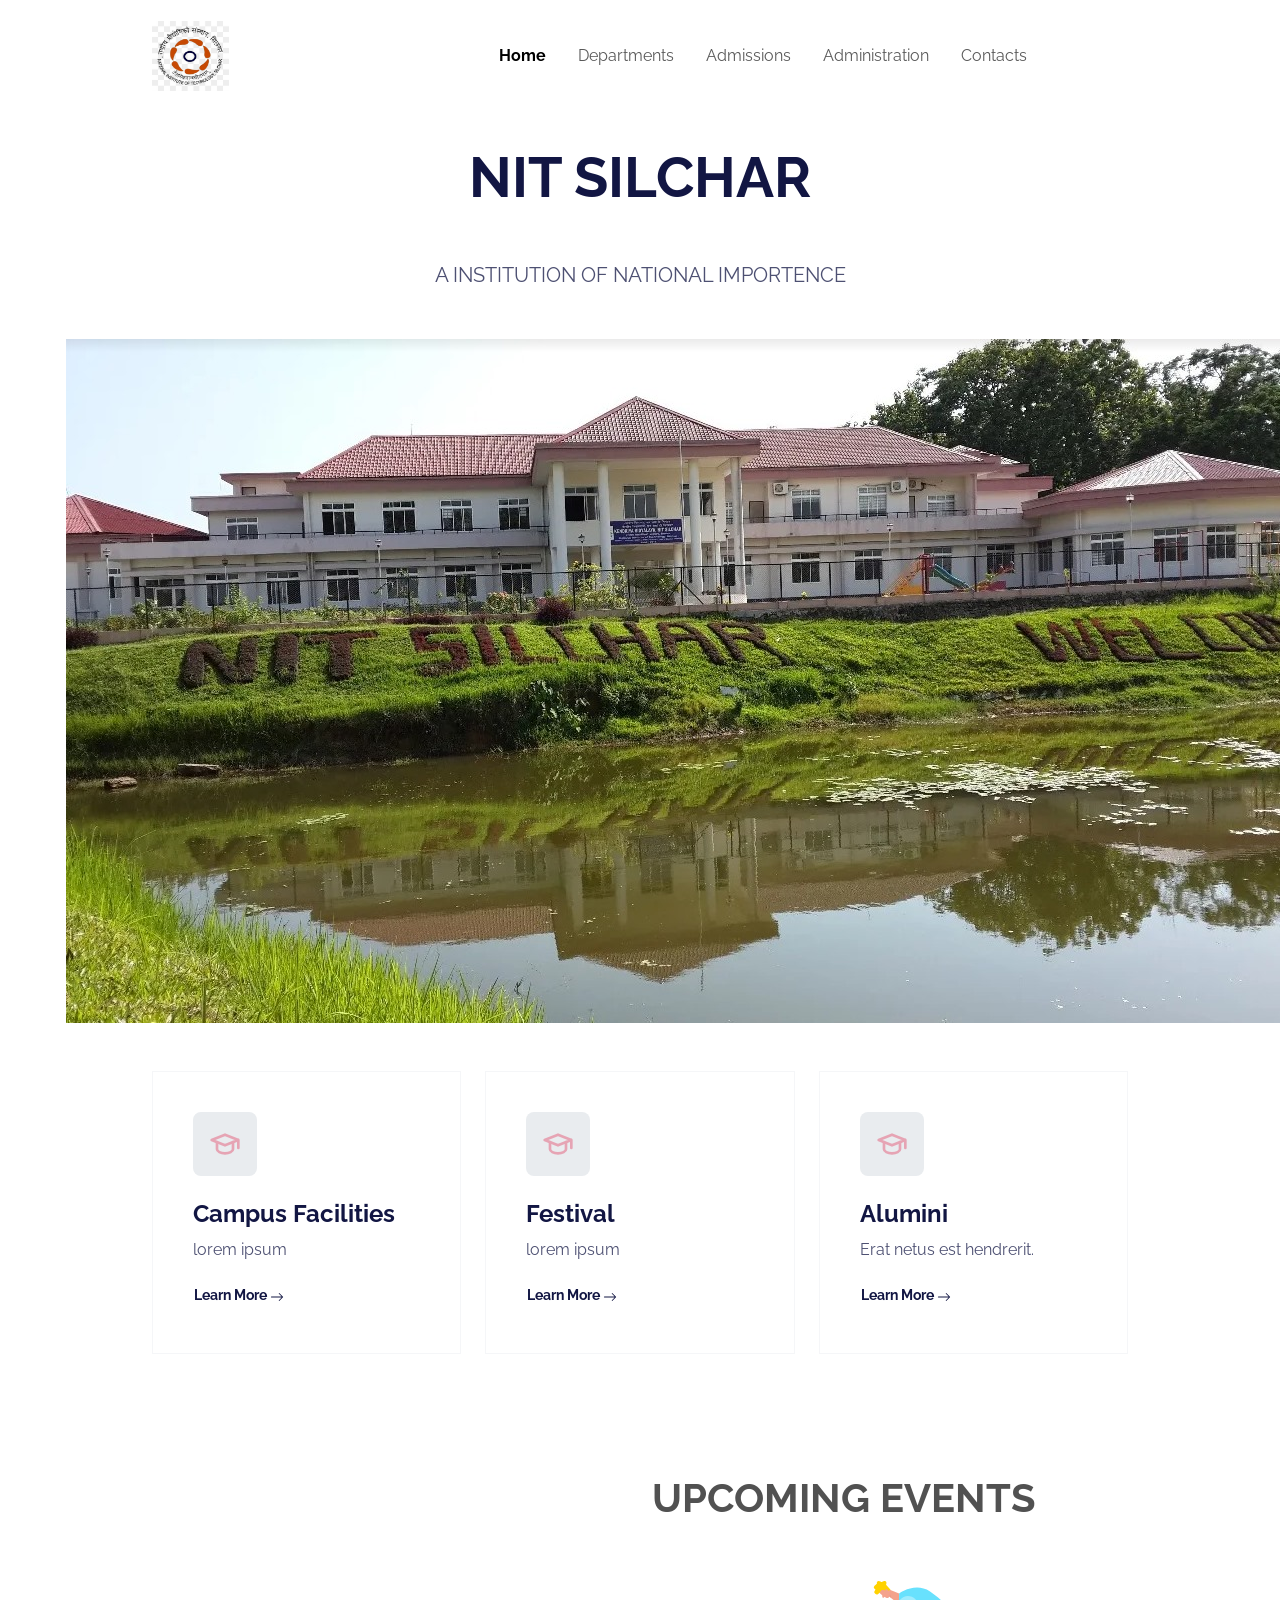
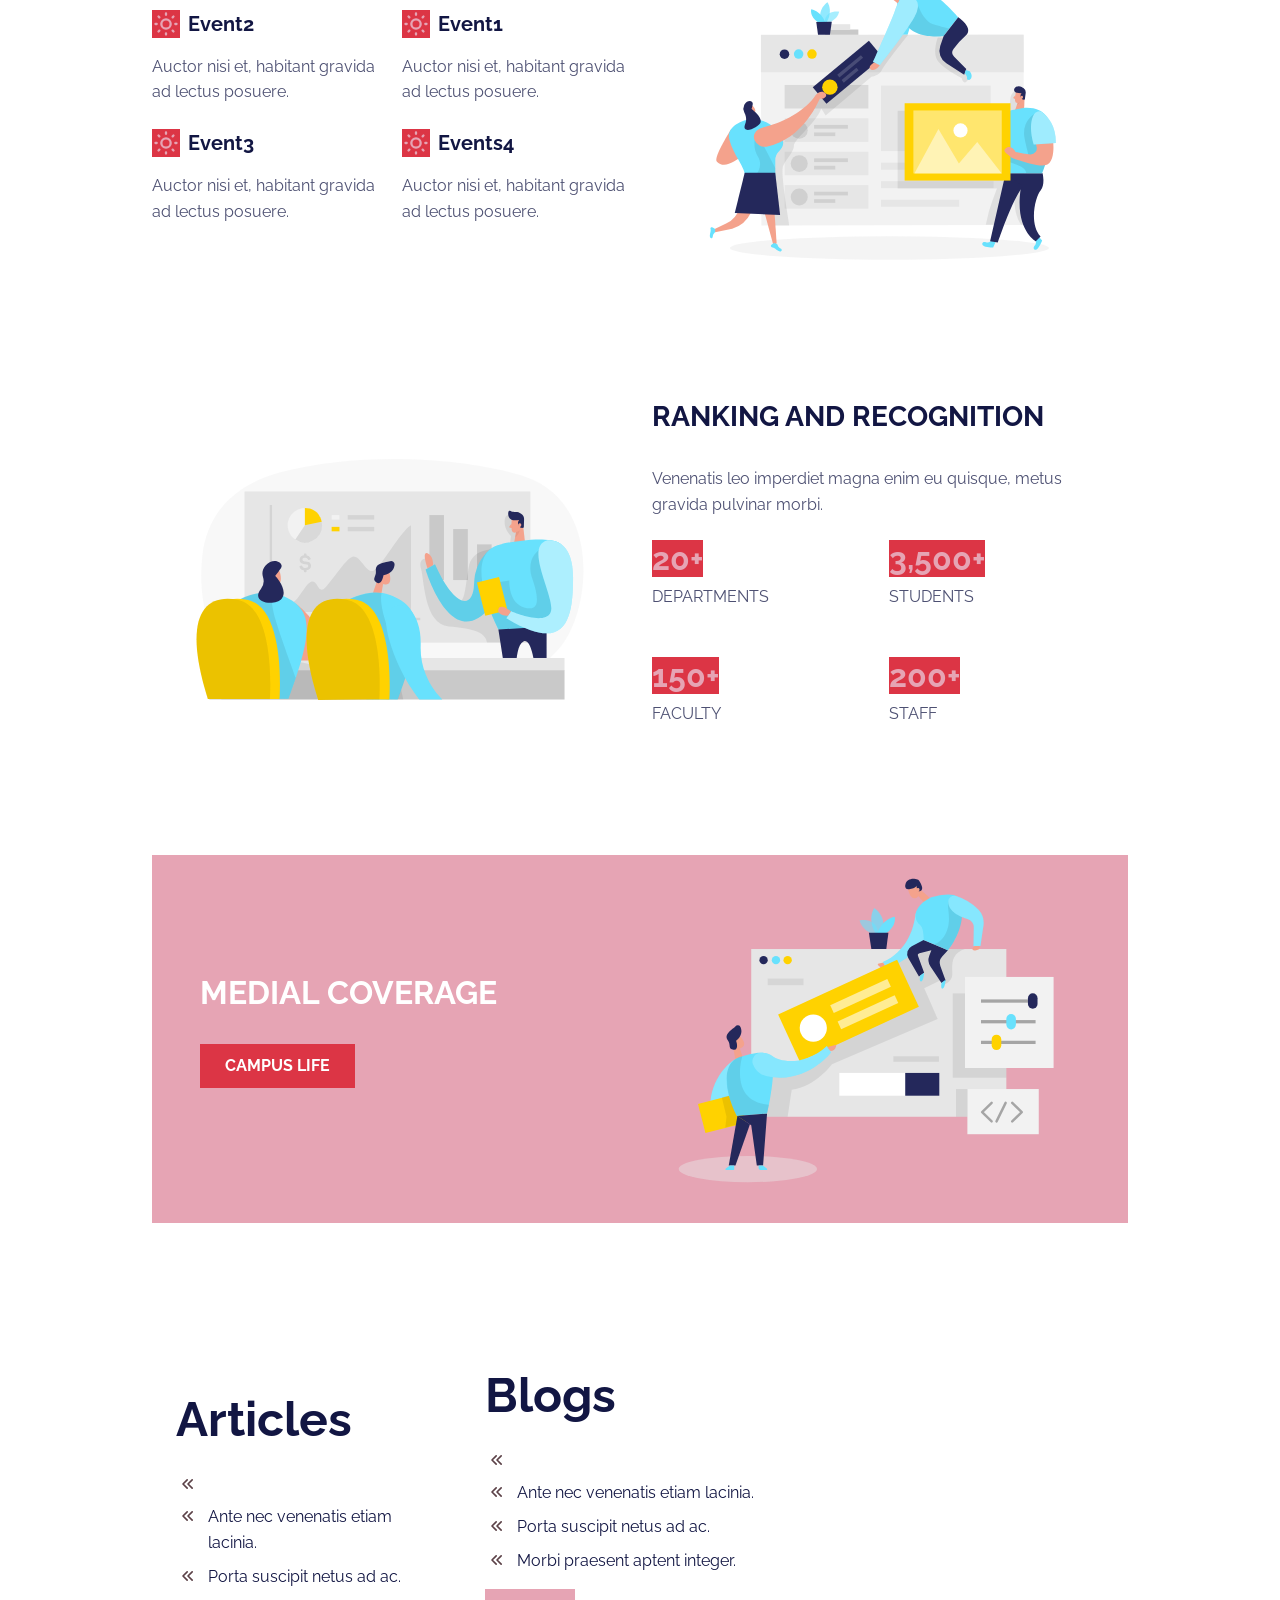
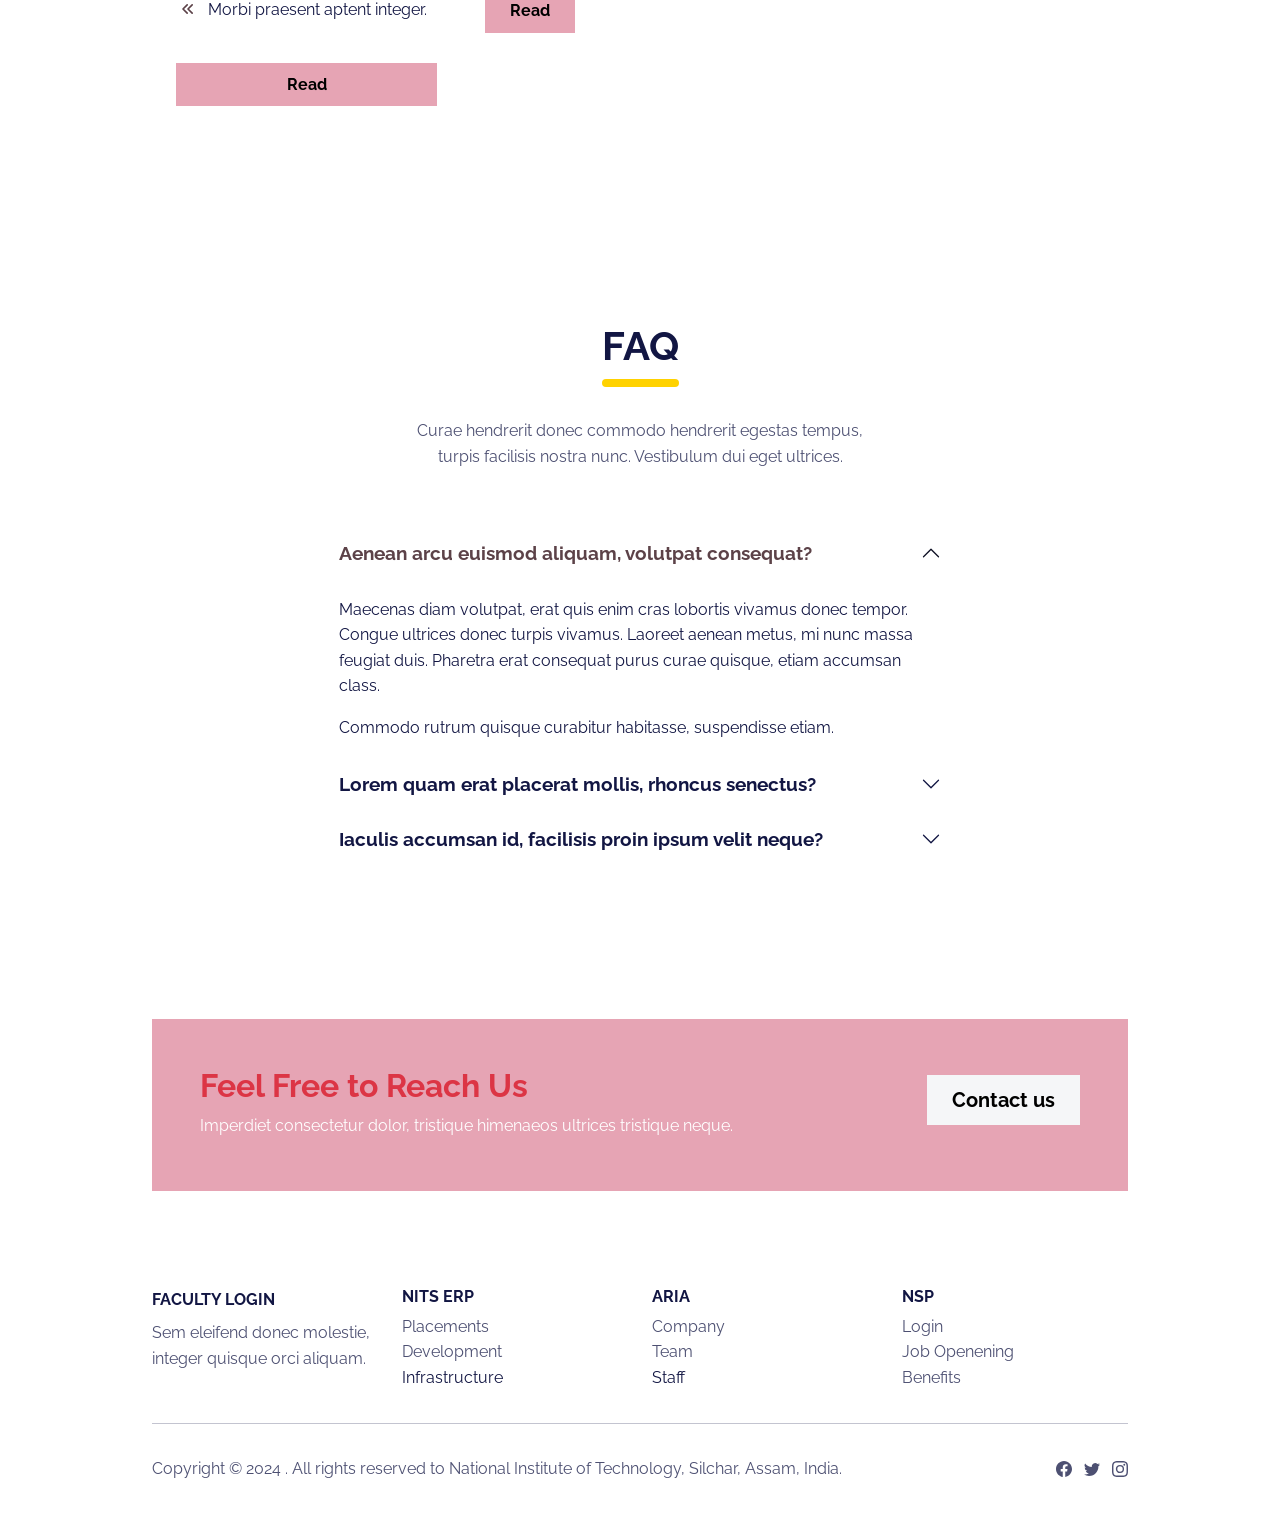
<file: index.html>
<!DOCTYPE html>
<html data-bs-theme="light" lang="en">

<head>
    <meta charset="utf-8">
    <meta name="viewport" content="width=device-width, initial-scale=1.0, shrink-to-fit=no">
    <title>Home - Brand</title>
    <link rel="stylesheet" href="assets/bootstrap/css/bootstrap.min.css">
    <link rel="stylesheet" href="https://fonts.googleapis.com/css?family=Raleway:300italic,400italic,600italic,700italic,800italic,400,300,600,700,800&amp;display=swap">
    <link rel="stylesheet" href="assets/css/bs-theme-overrides.css">
    <link rel="stylesheet" href="assets/css/untitled.css">
</head>

<body>
    <nav class="navbar navbar-expand-md fixed-top navbar-shrink py-3 navbar-light" id="mainNav">
        <div class="container"><a class="navbar-brand d-flex align-items-center" href="/" style="margin-right: -77px;padding-right: 0px;"><img src="assets/img/logo.jpeg" width="77" height="70"><span style="margin-right: 246px;padding-right: 0px;"></span></a><button data-bs-toggle="collapse" class="navbar-toggler" data-bs-target="#navcol-1"><span class="visually-hidden">Toggle navigation</span><span class="navbar-toggler-icon"></span></button>
            <div class="collapse navbar-collapse" id="navcol-1">
                <ul class="navbar-nav mx-auto">
                    <li class="nav-item"><a class="nav-link active" href="index.html">Home</a></li>
                    <li class="nav-item"><a class="nav-link" href="department.html">Departments</a></li>
                    <li class="nav-item"><a class="nav-link" href="addmission.html">Admissions</a></li>
                    <li class="nav-item"><a class="nav-link" href="administration.html">Administration</a></li>
                    <li class="nav-item"><a class="nav-link" href="contacts.html">Contacts</a></li>
                </ul>
            </div>
        </div>
    </nav>
    <header class="pt-5">
        <div class="container pt-4 pt-xl-5">
            <div class="row pt-5">
                <div class="col-md-8 text-center text-md-start mx-auto">
                    <div class="text-center">
                        <h1 class="display-4 fw-bold mb-5">NIT SILCHAR</h1>
                        <p class="fs-5 text-muted mb-5">A INSTITUTION OF NATIONAL IMPORTENCE</p>
                    </div>
                </div>
                <div class="col-12 col-lg-10 mx-auto">
                    <div class="text-center position-relative"><img src="assets/img/bg.jpeg" style="padding-top: 0px;margin-left: -169px;"></div>
                </div>
            </div>
        </div>
    </header>
    <section>
        <div class="container py-4 py-xl-5">
            <div class="row gy-4 row-cols-1 row-cols-md-2 row-cols-lg-3">
                <div class="col">
                    <div class="card border-light border-1 d-flex justify-content-center p-4">
                        <div class="card-body">
                            <div class="bs-icon-lg bs-icon-rounded bs-icon-secondary d-flex flex-shrink-0 justify-content-center align-items-center d-inline-block mb-4 bs-icon"><svg xmlns="http://www.w3.org/2000/svg" width="1em" height="1em" viewBox="0 0 24 24" stroke-width="2" stroke="currentColor" fill="none" stroke-linecap="round" stroke-linejoin="round" class="icon icon-tabler icon-tabler-school">
                                    <path stroke="none" d="M0 0h24v24H0z" fill="none"></path>
                                    <path d="M22 9l-10 -4l-10 4l10 4l10 -4v6"></path>
                                    <path d="M6 10.6v5.4a6 3 0 0 0 12 0v-5.4"></path>
                                </svg></div>
                            <div>
                                <h4 class="fw-bold">Campus Facilities</h4>
                                <p class="text-muted">lorem ipsum</p><button class="btn btn-sm px-0" type="button">Learn More&nbsp;<svg xmlns="http://www.w3.org/2000/svg" width="1em" height="1em" fill="currentColor" viewBox="0 0 16 16" class="bi bi-arrow-right">
                                        <path fill-rule="evenodd" d="M1 8a.5.5 0 0 1 .5-.5h11.793l-3.147-3.146a.5.5 0 0 1 .708-.708l4 4a.5.5 0 0 1 0 .708l-4 4a.5.5 0 0 1-.708-.708L13.293 8.5H1.5A.5.5 0 0 1 1 8"></path>
                                    </svg><br></button>
                            </div>
                        </div>
                    </div>
                </div>
                <div class="col">
                    <div class="card border-light border-1 d-flex justify-content-center p-4">
                        <div class="card-body">
                            <div class="bs-icon-lg bs-icon-rounded bs-icon-secondary d-flex flex-shrink-0 justify-content-center align-items-center d-inline-block mb-4 bs-icon"><svg xmlns="http://www.w3.org/2000/svg" width="1em" height="1em" viewBox="0 0 24 24" stroke-width="2" stroke="currentColor" fill="none" stroke-linecap="round" stroke-linejoin="round" class="icon icon-tabler icon-tabler-school">
                                    <path stroke="none" d="M0 0h24v24H0z" fill="none"></path>
                                    <path d="M22 9l-10 -4l-10 4l10 4l10 -4v6"></path>
                                    <path d="M6 10.6v5.4a6 3 0 0 0 12 0v-5.4"></path>
                                </svg></div>
                            <div>
                                <h4 class="fw-bold">Festival</h4>
                                <p class="text-muted">lorem ipsum</p><button class="btn btn-sm px-0" type="button">Learn More&nbsp;<svg xmlns="http://www.w3.org/2000/svg" width="1em" height="1em" fill="currentColor" viewBox="0 0 16 16" class="bi bi-arrow-right">
                                        <path fill-rule="evenodd" d="M1 8a.5.5 0 0 1 .5-.5h11.793l-3.147-3.146a.5.5 0 0 1 .708-.708l4 4a.5.5 0 0 1 0 .708l-4 4a.5.5 0 0 1-.708-.708L13.293 8.5H1.5A.5.5 0 0 1 1 8"></path>
                                    </svg><br></button>
                            </div>
                        </div>
                    </div>
                </div>
                <div class="col">
                    <div class="card border-light border-1 d-flex justify-content-center p-4">
                        <div class="card-body">
                            <div class="bs-icon-lg bs-icon-rounded bs-icon-secondary d-flex flex-shrink-0 justify-content-center align-items-center d-inline-block mb-4 bs-icon"><svg xmlns="http://www.w3.org/2000/svg" width="1em" height="1em" viewBox="0 0 24 24" stroke-width="2" stroke="currentColor" fill="none" stroke-linecap="round" stroke-linejoin="round" class="icon icon-tabler icon-tabler-school">
                                    <path stroke="none" d="M0 0h24v24H0z" fill="none"></path>
                                    <path d="M22 9l-10 -4l-10 4l10 4l10 -4v6"></path>
                                    <path d="M6 10.6v5.4a6 3 0 0 0 12 0v-5.4"></path>
                                </svg></div>
                            <div>
                                <h4 class="fw-bold">Alumini</h4>
                                <p class="text-muted">Erat netus est hendrerit.</p><button class="btn btn-sm px-0" type="button">Learn More&nbsp;<svg xmlns="http://www.w3.org/2000/svg" width="1em" height="1em" fill="currentColor" viewBox="0 0 16 16" class="bi bi-arrow-right">
                                        <path fill-rule="evenodd" d="M1 8a.5.5 0 0 1 .5-.5h11.793l-3.147-3.146a.5.5 0 0 1 .708-.708l4 4a.5.5 0 0 1 0 .708l-4 4a.5.5 0 0 1-.708-.708L13.293 8.5H1.5A.5.5 0 0 1 1 8"></path>
                                    </svg><br></button>
                            </div>
                        </div>
                    </div>
                </div>
            </div>
        </div>
    </section>
    <section>
        <div class="container py-4 py-xl-5">
            <div class="row">
                <div class="col-md-6">
                    <h3 class="display-6 fw-bold pb-md-4"></h3>
                </div>
                <div class="col-md-6 pt-4">
                    <h1 class="text-muted mb-4"><strong><span style="color: rgba(23, 23, 23, 0.75);">UPCOMING EVENTS</span></strong></h1>
                </div>
            </div>
            <div class="row gy-4 gy-md-0">
                <div class="col-md-6 d-flex d-sm-flex d-md-flex justify-content-center align-items-center justify-content-md-start align-items-md-center justify-content-xl-center">
                    <div>
                        <div class="row gy-2 row-cols-1 row-cols-sm-2">
                            <div class="col text-center text-md-start">
                                <div class="d-flex justify-content-center align-items-center justify-content-md-start"><svg xmlns="http://www.w3.org/2000/svg" width="1em" height="1em" viewBox="0 0 24 24" stroke-width="2" stroke="currentColor" fill="none" stroke-linecap="round" stroke-linejoin="round" class="icon icon-tabler icon-tabler-sun fs-3 text-primary bg-secondary">
                                        <path stroke="none" d="M0 0h24v24H0z" fill="none"></path>
                                        <path d="M12 12m-4 0a4 4 0 1 0 8 0a4 4 0 1 0 -8 0"></path>
                                        <path d="M3 12h1m8 -9v1m8 8h1m-9 8v1m-6.4 -15.4l.7 .7m12.1 -.7l-.7 .7m0 11.4l.7 .7m-12.1 -.7l-.7 .7"></path>
                                    </svg>
                                    <h5 class="fw-bold mb-0 ms-2">Event2</h5>
                                </div>
                                <p class="text-muted my-3">Auctor nisi et, habitant gravida ad lectus posuere.</p>
                            </div>
                            <div class="col text-center text-md-start">
                                <div class="d-flex justify-content-center align-items-center justify-content-md-start"><svg xmlns="http://www.w3.org/2000/svg" width="1em" height="1em" viewBox="0 0 24 24" stroke-width="2" stroke="currentColor" fill="none" stroke-linecap="round" stroke-linejoin="round" class="icon icon-tabler icon-tabler-sun fs-3 text-primary bg-secondary">
                                        <path stroke="none" d="M0 0h24v24H0z" fill="none"></path>
                                        <path d="M12 12m-4 0a4 4 0 1 0 8 0a4 4 0 1 0 -8 0"></path>
                                        <path d="M3 12h1m8 -9v1m8 8h1m-9 8v1m-6.4 -15.4l.7 .7m12.1 -.7l-.7 .7m0 11.4l.7 .7m-12.1 -.7l-.7 .7"></path>
                                    </svg>
                                    <h5 class="fw-bold mb-0 ms-2">Event1</h5>
                                </div>
                                <p class="text-muted my-3">Auctor nisi et, habitant gravida ad lectus posuere.</p>
                            </div>
                            <div class="col text-center text-md-start">
                                <div class="d-flex justify-content-center align-items-center justify-content-md-start"><svg xmlns="http://www.w3.org/2000/svg" width="1em" height="1em" viewBox="0 0 24 24" stroke-width="2" stroke="currentColor" fill="none" stroke-linecap="round" stroke-linejoin="round" class="icon icon-tabler icon-tabler-sun fs-3 text-primary bg-secondary">
                                        <path stroke="none" d="M0 0h24v24H0z" fill="none"></path>
                                        <path d="M12 12m-4 0a4 4 0 1 0 8 0a4 4 0 1 0 -8 0"></path>
                                        <path d="M3 12h1m8 -9v1m8 8h1m-9 8v1m-6.4 -15.4l.7 .7m12.1 -.7l-.7 .7m0 11.4l.7 .7m-12.1 -.7l-.7 .7"></path>
                                    </svg>
                                    <h5 class="fw-bold mb-0 ms-2">Event3</h5>
                                </div>
                                <p class="text-muted my-3">Auctor nisi et, habitant gravida ad lectus posuere.</p>
                            </div>
                            <div class="col text-center text-md-start">
                                <div class="d-flex justify-content-center align-items-center justify-content-md-start"><svg xmlns="http://www.w3.org/2000/svg" width="1em" height="1em" viewBox="0 0 24 24" stroke-width="2" stroke="currentColor" fill="none" stroke-linecap="round" stroke-linejoin="round" class="icon icon-tabler icon-tabler-sun fs-3 text-primary bg-secondary">
                                        <path stroke="none" d="M0 0h24v24H0z" fill="none"></path>
                                        <path d="M12 12m-4 0a4 4 0 1 0 8 0a4 4 0 1 0 -8 0"></path>
                                        <path d="M3 12h1m8 -9v1m8 8h1m-9 8v1m-6.4 -15.4l.7 .7m12.1 -.7l-.7 .7m0 11.4l.7 .7m-12.1 -.7l-.7 .7"></path>
                                    </svg>
                                    <h5 class="fw-bold mb-0 ms-2">Events4</h5>
                                </div>
                                <p class="text-muted my-3">Auctor nisi et, habitant gravida ad lectus posuere.</p>
                            </div>
                        </div>
                    </div>
                </div>
                <div class="col-md-6 order-first order-md-last">
                    <div><img class="rounded img-fluid w-100 fit-cover" style="min-height: 300px;" src="assets/img/illustrations/teamwork.svg"></div>
                </div>
            </div>
        </div>
    </section>
    <section>
        <div class="container py-4 py-xl-5">
            <div class="row gy-4 gy-md-0">
                <div class="col-md-6 text-center text-md-start d-flex d-sm-flex d-md-flex justify-content-center align-items-center justify-content-md-start align-items-md-center justify-content-xl-center">
                    <div><img class="rounded img-fluid fit-cover" style="min-height: 300px;" src="assets/img/illustrations/presentation.svg" width="800"></div>
                </div>
                <div class="col">
                    <div style="max-width: 450px;">
                        <h3 class="fw-bold pb-md-4">RANKING AND RECOGNITION</h3>
                        <p class="text-muted py-4 py-md-0">Venenatis leo imperdiet magna enim eu quisque, metus gravida pulvinar morbi.</p>
                        <div class="row gy-4 row-cols-2 row-cols-md-2">
                            <div class="col">
                                <div><span class="fs-2 fw-bold text-primary bg-secondary">20+</span>
                                    <p class="fw-normal text-muted">DEPARTMENTS</p>
                                </div>
                            </div>
                            <div class="col">
                                <div><span class="fs-2 fw-bold text-primary bg-secondary">3,500+</span>
                                    <p class="fw-normal text-muted">STUDENTS</p>
                                </div>
                            </div>
                            <div class="col">
                                <div><span class="fs-2 fw-bold text-primary bg-secondary">150+</span>
                                    <p class="fw-normal text-muted">FACULTY</p>
                                </div>
                            </div>
                            <div class="col">
                                <div><span class="fs-2 fw-bold text-primary bg-secondary">200+</span>
                                    <p class="fw-normal text-muted">STAFF</p>
                                </div>
                            </div>
                        </div>
                    </div>
                </div>
            </div>
        </div>
    </section>
    <section class="py-4 py-xl-5">
        <div class="container">
            <div class="bg-primary border rounded border-0 border-primary overflow-hidden">
                <div class="row g-0">
                    <div class="col-md-6 d-flex flex-column justify-content-center">
                        <div class="text-white p-4 p-md-5">
                            <h2 class="fw-bold mb-3">MEDIAL COVERAGE</h2>
                            <p class="mb-4"></p>
                            <div class="my-3"><a class="btn btn-secondary me-2 mt-2" role="button" href="#">CAMPUS LIFE</a></div>
                        </div>
                    </div>
                    <div class="col-md-6 order-first order-md-last" style="min-height: 250px;"><img class="w-100 h-100 fit-contain pt-5 pt-md-0" src="assets/img/illustrations/web-development.svg"></div>
                </div>
            </div>
        </div>
    </section>
    <section class="py-5">
        <div class="container py-4 py-xl-5">
            <div class="row gy-4 row-cols-1 row-cols-md-2 row-cols-lg-3">
                <div class="col">
                    <div class="card border-0 h-100">
                        <div class="card-body d-flex flex-column justify-content-between p-4">
                            <div class="pb-4">
                                <h4 class="display-5 fw-bold mb-4">Articles</h4>
                                <ul class="list-unstyled">
                                    <li class="d-flex mb-2"><span class="bs-icon-xs bs-icon-rounded bs-icon me-2"><svg xmlns="http://www.w3.org/2000/svg" width="1em" height="1em" viewBox="0 0 24 24" stroke-width="2" stroke="currentColor" fill="none" stroke-linecap="round" stroke-linejoin="round" class="icon icon-tabler icon-tabler-chevrons-left fs-5 text-primary-emphasis" style="font-size: 21px;">
                                                <path stroke="none" d="M0 0h24v24H0z" fill="none"></path>
                                                <path d="M11 7l-5 5l5 5"></path>
                                                <path d="M17 7l-5 5l5 5"></path>
                                            </svg></span></li>
                                    <li class="d-flex mb-2"><span class="bs-icon-xs bs-icon-rounded bs-icon me-2"><svg xmlns="http://www.w3.org/2000/svg" width="1em" height="1em" viewBox="0 0 24 24" stroke-width="2" stroke="currentColor" fill="none" stroke-linecap="round" stroke-linejoin="round" class="icon icon-tabler icon-tabler-chevrons-left fs-5 text-primary-emphasis" style="font-size: 21px;">
                                                <path stroke="none" d="M0 0h24v24H0z" fill="none"></path>
                                                <path d="M11 7l-5 5l5 5"></path>
                                                <path d="M17 7l-5 5l5 5"></path>
                                            </svg></span><span>Ante nec venenatis etiam lacinia.</span></li>
                                    <li class="d-flex mb-2"><span class="bs-icon-xs bs-icon-rounded bs-icon me-2"><svg xmlns="http://www.w3.org/2000/svg" width="1em" height="1em" viewBox="0 0 24 24" stroke-width="2" stroke="currentColor" fill="none" stroke-linecap="round" stroke-linejoin="round" class="icon icon-tabler icon-tabler-chevrons-left fs-5 text-primary-emphasis" style="font-size: 21px;">
                                                <path stroke="none" d="M0 0h24v24H0z" fill="none"></path>
                                                <path d="M11 7l-5 5l5 5"></path>
                                                <path d="M17 7l-5 5l5 5"></path>
                                            </svg></span><span>Porta suscipit netus ad ac.</span></li>
                                    <li class="d-flex mb-2"><span class="bs-icon-xs bs-icon-rounded bs-icon me-2"><svg xmlns="http://www.w3.org/2000/svg" width="1em" height="1em" viewBox="0 0 24 24" stroke-width="2" stroke="currentColor" fill="none" stroke-linecap="round" stroke-linejoin="round" class="icon icon-tabler icon-tabler-chevrons-left fs-5 text-primary-emphasis" style="font-size: 21px;">
                                                <path stroke="none" d="M0 0h24v24H0z" fill="none"></path>
                                                <path d="M11 7l-5 5l5 5"></path>
                                                <path d="M17 7l-5 5l5 5"></path>
                                            </svg></span><span>Morbi praesent aptent integer.</span></li>
                                </ul>
                            </div><a class="btn btn-primary" role="button" href="#">Read</a>
                        </div>
                        <div class="card-body d-flex flex-column justify-content-between p-4"></div>
                    </div>
                </div>
                <div class="col">
                    <div class="pb-4">
                        <h4 class="display-5 fw-bold mb-4">Blogs</h4>
                        <ul class="list-unstyled">
                            <li class="d-flex mb-2"><span class="bs-icon-xs bs-icon-rounded bs-icon me-2"><svg xmlns="http://www.w3.org/2000/svg" width="1em" height="1em" viewBox="0 0 24 24" stroke-width="2" stroke="currentColor" fill="none" stroke-linecap="round" stroke-linejoin="round" class="icon icon-tabler icon-tabler-chevrons-left fs-5 text-primary-emphasis" style="font-size: 21px;">
                                        <path stroke="none" d="M0 0h24v24H0z" fill="none"></path>
                                        <path d="M11 7l-5 5l5 5"></path>
                                        <path d="M17 7l-5 5l5 5"></path>
                                    </svg></span></li>
                            <li class="d-flex mb-2"><span class="bs-icon-xs bs-icon-rounded bs-icon me-2"><svg xmlns="http://www.w3.org/2000/svg" width="1em" height="1em" viewBox="0 0 24 24" stroke-width="2" stroke="currentColor" fill="none" stroke-linecap="round" stroke-linejoin="round" class="icon icon-tabler icon-tabler-chevrons-left fs-5 text-primary-emphasis" style="font-size: 21px;">
                                        <path stroke="none" d="M0 0h24v24H0z" fill="none"></path>
                                        <path d="M11 7l-5 5l5 5"></path>
                                        <path d="M17 7l-5 5l5 5"></path>
                                    </svg></span><span>Ante nec venenatis etiam lacinia.</span></li>
                            <li class="d-flex mb-2"><span class="bs-icon-xs bs-icon-rounded bs-icon me-2"><svg xmlns="http://www.w3.org/2000/svg" width="1em" height="1em" viewBox="0 0 24 24" stroke-width="2" stroke="currentColor" fill="none" stroke-linecap="round" stroke-linejoin="round" class="icon icon-tabler icon-tabler-chevrons-left fs-5 text-primary-emphasis" style="font-size: 21px;">
                                        <path stroke="none" d="M0 0h24v24H0z" fill="none"></path>
                                        <path d="M11 7l-5 5l5 5"></path>
                                        <path d="M17 7l-5 5l5 5"></path>
                                    </svg></span><span>Porta suscipit netus ad ac.</span></li>
                            <li class="d-flex mb-2"><span class="bs-icon-xs bs-icon-rounded bs-icon me-2"><svg xmlns="http://www.w3.org/2000/svg" width="1em" height="1em" viewBox="0 0 24 24" stroke-width="2" stroke="currentColor" fill="none" stroke-linecap="round" stroke-linejoin="round" class="icon icon-tabler icon-tabler-chevrons-left fs-5 text-primary-emphasis" style="font-size: 21px;">
                                        <path stroke="none" d="M0 0h24v24H0z" fill="none"></path>
                                        <path d="M11 7l-5 5l5 5"></path>
                                        <path d="M17 7l-5 5l5 5"></path>
                                    </svg></span><span>Morbi praesent aptent integer.</span></li>
                        </ul><a class="btn btn-primary" role="button" href="#">Read</a>
                    </div>
                </div>
            </div>
        </div>
    </section>
    <section class="py-4 py-xl-5 mb-5">
        <div class="container">
            <div class="row mb-2">
                <div class="col-md-8 col-xl-6 text-center mx-auto">
                    <h2 class="display-6 fw-bold mb-5"><span class="pb-3 underline">FAQ<br></span></h2>
                    <p class="text-muted mb-5">Curae hendrerit donec commodo hendrerit egestas tempus, turpis facilisis nostra nunc. Vestibulum dui eget ultrices.</p>
                </div>
            </div>
            <div class="row mb-2">
                <div class="col-md-8 mx-auto">
                    <div class="accordion text-muted" role="tablist" id="accordion-1">
                        <div class="accordion-item">
                            <h2 class="accordion-header" role="tab"><button class="accordion-button" type="button" data-bs-toggle="collapse" data-bs-target="#accordion-1 .item-1" aria-expanded="true" aria-controls="accordion-1 .item-1">Aenean arcu euismod aliquam, volutpat consequat?</button></h2>
                            <div class="accordion-collapse collapse show item-1" role="tabpanel" data-bs-parent="#accordion-1">
                                <div class="accordion-body">
                                    <p>Maecenas diam volutpat, erat quis enim cras lobortis vivamus donec tempor. Congue ultrices donec turpis vivamus. Laoreet aenean metus, mi nunc massa feugiat duis. Pharetra erat consequat purus curae quisque, etiam accumsan class.</p>
                                    <p class="mb-0">Commodo rutrum quisque curabitur habitasse, suspendisse etiam.</p>
                                </div>
                            </div>
                        </div>
                        <div class="accordion-item">
                            <h2 class="accordion-header" role="tab"><button class="accordion-button collapsed" type="button" data-bs-toggle="collapse" data-bs-target="#accordion-1 .item-2" aria-expanded="false" aria-controls="accordion-1 .item-2">Lorem quam erat placerat mollis, rhoncus senectus?</button></h2>
                            <div class="accordion-collapse collapse item-2" role="tabpanel" data-bs-parent="#accordion-1">
                                <div class="accordion-body">
                                    <p class="mb-0">Nullam id dolor id nibh ultricies vehicula ut id elit. Cras justo odio, dapibus ac facilisis in, egestas eget quam. Donec id elit non mi porta gravida at eget metus.</p>
                                </div>
                            </div>
                        </div>
                        <div class="accordion-item">
                            <h2 class="accordion-header" role="tab"><button class="accordion-button collapsed" type="button" data-bs-toggle="collapse" data-bs-target="#accordion-1 .item-3" aria-expanded="false" aria-controls="accordion-1 .item-3">Iaculis accumsan id, facilisis proin ipsum velit neque?</button></h2>
                            <div class="accordion-collapse collapse item-3" role="tabpanel" data-bs-parent="#accordion-1">
                                <div class="accordion-body">
                                    <p class="mb-0">Nullam id dolor id nibh ultricies vehicula ut id elit. Cras justo odio, dapibus ac facilisis in, egestas eget quam. Donec id elit non mi porta gravida at eget metus.</p>
                                </div>
                            </div>
                        </div>
                    </div>
                </div>
            </div>
        </div>
    </section>
    <section class="py-4 py-xl-5">
        <div class="container">
            <div class="text-white bg-primary border rounded border-0 border-primary d-flex flex-column justify-content-between flex-lg-row p-4 p-md-5">
                <div class="pb-2 pb-lg-1">
                    <h2 class="fw-bold text-secondary mb-2">Feel Free to Reach Us</h2>
                    <p class="mb-0">Imperdiet consectetur dolor, tristique himenaeos ultrices tristique neque.</p>
                </div>
                <div class="my-2"><a class="btn btn-light fs-5 py-2 px-4" role="button" href="contacts.html">Contact us</a></div>
            </div>
        </div>
    </section>
    <footer>
        <div class="container py-4 py-lg-5">
            <div class="row row-cols-2 row-cols-md-4">
                <div class="col-12 col-md-3">
                    <div class="fw-bold d-flex align-items-center mb-2"><span>FACULTY LOGIN</span></div>
                    <p class="text-muted">Sem eleifend donec molestie, integer quisque orci aliquam.</p>
                </div>
                <div class="col-sm-4 col-md-3 text-lg-start d-flex flex-column">
                    <h3 class="fs-6 fw-bold">NITS ERP</h3>
                    <ul class="list-unstyled">
                        <li><a href="#">Placements</a></li>
                        <li><a href="#">Development</a></li>
                        <li>Infrastructure</li>
                    </ul>
                </div>
                <div class="col-sm-4 col-md-3 text-lg-start d-flex flex-column">
                    <h3 class="fs-6 fw-bold">ARIA</h3>
                    <ul class="list-unstyled">
                        <li><a href="#">Company</a></li>
                        <li><a href="#">Team</a></li>
                        <li>Staff</li>
                    </ul>
                </div>
                <div class="col-sm-4 col-md-3 text-lg-start d-flex flex-column">
                    <h3 class="fs-6 fw-bold">NSP</h3>
                    <ul class="list-unstyled">
                        <li><a href="#">Login</a></li>
                        <li><a href="#">Job Openening</a></li>
                        <li><a href="#">Benefits</a></li>
                    </ul>
                </div>
            </div>
            <hr>
            <div class="text-muted d-flex justify-content-between align-items-center pt-3">
                <p class="mb-0">Copyright © 2024 . All rights reserved to National Institute of Technology, Silchar, Assam, India.&nbsp;&nbsp;</p>
                <ul class="list-inline mb-0">
                    <li class="list-inline-item"><svg xmlns="http://www.w3.org/2000/svg" width="1em" height="1em" fill="currentColor" viewBox="0 0 16 16" class="bi bi-facebook">
                            <path d="M16 8.049c0-4.446-3.582-8.05-8-8.05C3.58 0-.002 3.603-.002 8.05c0 4.017 2.926 7.347 6.75 7.951v-5.625h-2.03V8.05H6.75V6.275c0-2.017 1.195-3.131 3.022-3.131.876 0 1.791.157 1.791.157v1.98h-1.009c-.993 0-1.303.621-1.303 1.258v1.51h2.218l-.354 2.326H9.25V16c3.824-.604 6.75-3.934 6.75-7.951"></path>
                        </svg></li>
                    <li class="list-inline-item"><svg xmlns="http://www.w3.org/2000/svg" width="1em" height="1em" fill="currentColor" viewBox="0 0 16 16" class="bi bi-twitter">
                            <path d="M5.026 15c6.038 0 9.341-5.003 9.341-9.334 0-.14 0-.282-.006-.422A6.685 6.685 0 0 0 16 3.542a6.658 6.658 0 0 1-1.889.518 3.301 3.301 0 0 0 1.447-1.817 6.533 6.533 0 0 1-2.087.793A3.286 3.286 0 0 0 7.875 6.03a9.325 9.325 0 0 1-6.767-3.429 3.289 3.289 0 0 0 1.018 4.382A3.323 3.323 0 0 1 .64 6.575v.045a3.288 3.288 0 0 0 2.632 3.218 3.203 3.203 0 0 1-.865.115 3.23 3.23 0 0 1-.614-.057 3.283 3.283 0 0 0 3.067 2.277A6.588 6.588 0 0 1 .78 13.58a6.32 6.32 0 0 1-.78-.045A9.344 9.344 0 0 0 5.026 15"></path>
                        </svg></li>
                    <li class="list-inline-item"><svg xmlns="http://www.w3.org/2000/svg" width="1em" height="1em" fill="currentColor" viewBox="0 0 16 16" class="bi bi-instagram">
                            <path d="M8 0C5.829 0 5.556.01 4.703.048 3.85.088 3.269.222 2.76.42a3.917 3.917 0 0 0-1.417.923A3.927 3.927 0 0 0 .42 2.76C.222 3.268.087 3.85.048 4.7.01 5.555 0 5.827 0 8.001c0 2.172.01 2.444.048 3.297.04.852.174 1.433.372 1.942.205.526.478.972.923 1.417.444.445.89.719 1.416.923.51.198 1.09.333 1.942.372C5.555 15.99 5.827 16 8 16s2.444-.01 3.298-.048c.851-.04 1.434-.174 1.943-.372a3.916 3.916 0 0 0 1.416-.923c.445-.445.718-.891.923-1.417.197-.509.332-1.09.372-1.942C15.99 10.445 16 10.173 16 8s-.01-2.445-.048-3.299c-.04-.851-.175-1.433-.372-1.941a3.926 3.926 0 0 0-.923-1.417A3.911 3.911 0 0 0 13.24.42c-.51-.198-1.092-.333-1.943-.372C10.443.01 10.172 0 7.998 0h.003zm-.717 1.442h.718c2.136 0 2.389.007 3.232.046.78.035 1.204.166 1.486.275.373.145.64.319.92.599.28.28.453.546.598.92.11.281.24.705.275 1.485.039.843.047 1.096.047 3.231s-.008 2.389-.047 3.232c-.035.78-.166 1.203-.275 1.485a2.47 2.47 0 0 1-.599.919c-.28.28-.546.453-.92.598-.28.11-.704.24-1.485.276-.843.038-1.096.047-3.232.047s-2.39-.009-3.233-.047c-.78-.036-1.203-.166-1.485-.276a2.478 2.478 0 0 1-.92-.598 2.48 2.48 0 0 1-.6-.92c-.109-.281-.24-.705-.275-1.485-.038-.843-.046-1.096-.046-3.233 0-2.136.008-2.388.046-3.231.036-.78.166-1.204.276-1.486.145-.373.319-.64.599-.92.28-.28.546-.453.92-.598.282-.11.705-.24 1.485-.276.738-.034 1.024-.044 2.515-.045v.002zm4.988 1.328a.96.96 0 1 0 0 1.92.96.96 0 0 0 0-1.92zm-4.27 1.122a4.109 4.109 0 1 0 0 8.217 4.109 4.109 0 0 0 0-8.217zm0 1.441a2.667 2.667 0 1 1 0 5.334 2.667 2.667 0 0 1 0-5.334"></path>
                        </svg></li>
                </ul>
            </div>
        </div>
    </footer>
    <script src="assets/bootstrap/js/bootstrap.min.js"></script>
    <script src="assets/js/startup-modern.js"></script>
</body>

</html>
</file>
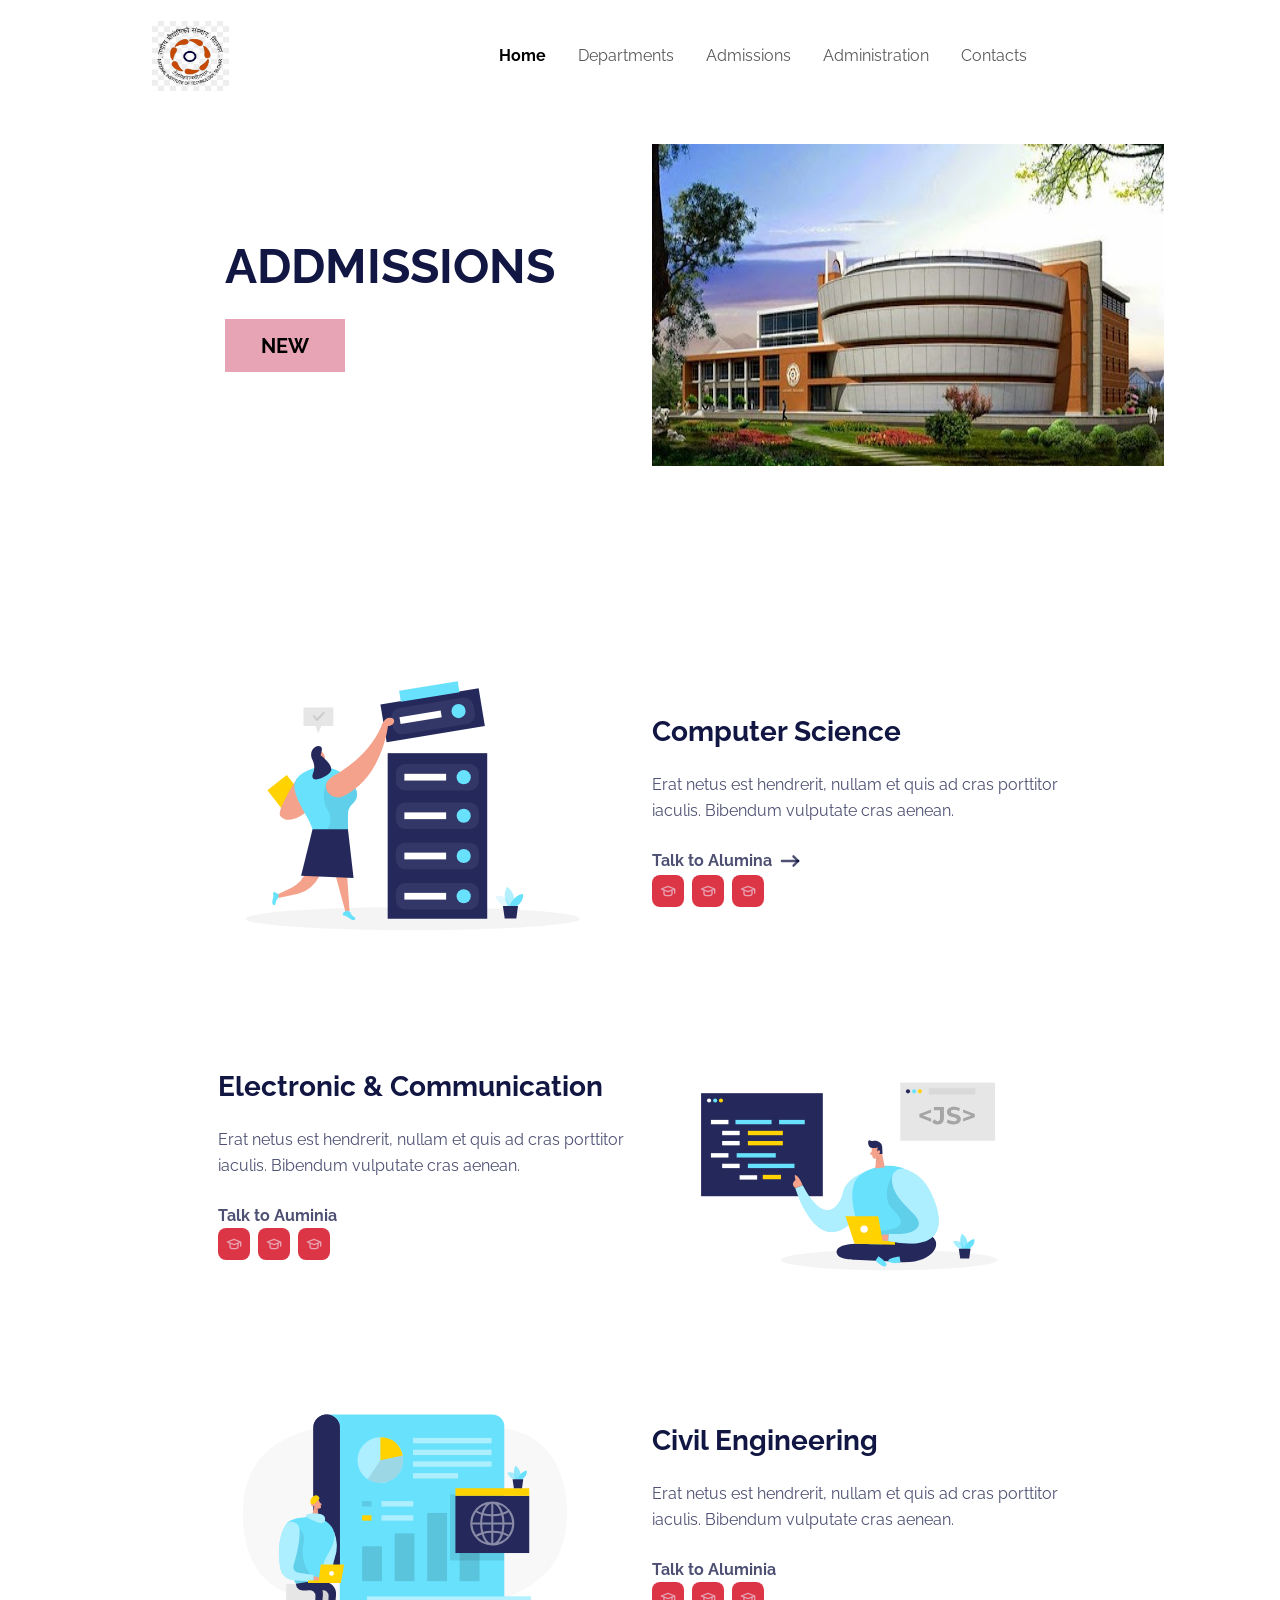
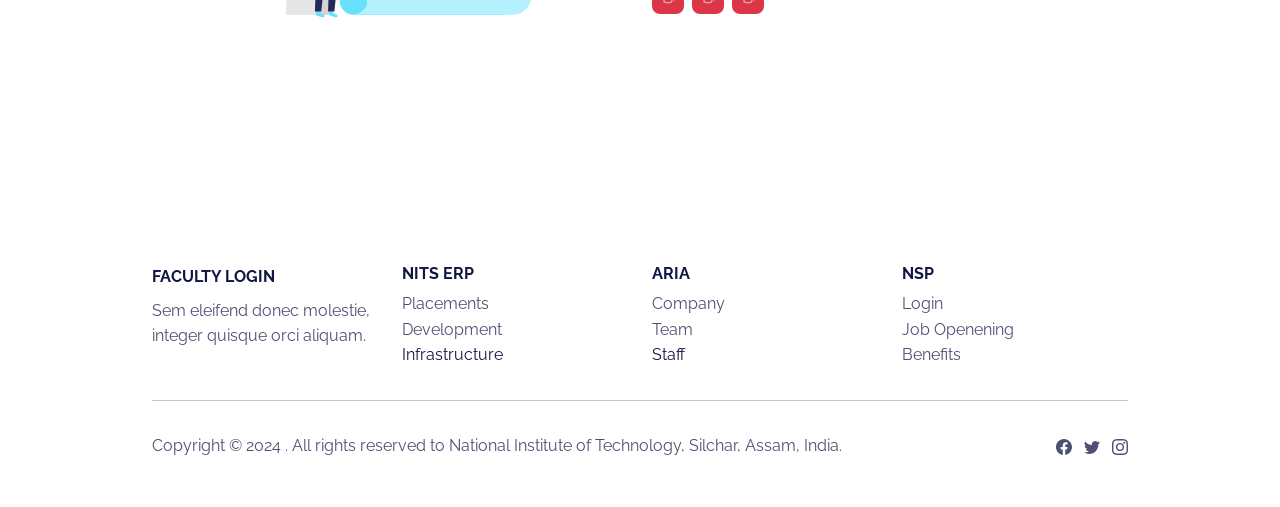
<file: addmission.html>
<!DOCTYPE html>
<html data-bs-theme="light" lang="en">

<head>
    <meta charset="utf-8">
    <meta name="viewport" content="width=device-width, initial-scale=1.0, shrink-to-fit=no">
    <title>Integrations - Brand</title>
    <link rel="stylesheet" href="assets/bootstrap/css/bootstrap.min.css">
    <link rel="stylesheet" href="https://fonts.googleapis.com/css?family=Raleway:300italic,400italic,600italic,700italic,800italic,400,300,600,700,800&amp;display=swap">
    <link rel="stylesheet" href="assets/css/bs-theme-overrides.css">
    <link rel="stylesheet" href="assets/css/untitled.css">
</head>

<body>
    <nav class="navbar navbar-expand-md fixed-top navbar-shrink py-3 navbar-light" id="mainNav">
        <div class="container"><a class="navbar-brand d-flex align-items-center" href="/" style="margin-right: -77px;padding-right: 0px;"><img src="assets/img/logo.jpeg" width="77" height="70"><span style="margin-right: 246px;padding-right: 0px;"></span></a><button data-bs-toggle="collapse" class="navbar-toggler" data-bs-target="#navcol-1"><span class="visually-hidden">Toggle navigation</span><span class="navbar-toggler-icon"></span></button>
            <div class="collapse navbar-collapse" id="navcol-1">
                <ul class="navbar-nav mx-auto">
                   <li class="nav-item"><a class="nav-link active" href="index.html">Home</a></li>
                    <li class="nav-item"><a class="nav-link" href="department.html">Departments</a></li>
                    <li class="nav-item"><a class="nav-link" href="addmission.html">Admissions</a></li>
                    <li class="nav-item"><a class="nav-link" href="administration.html">Administration</a></li>
                    <li class="nav-item"><a class="nav-link" href="contacts.html">Contacts</a></li>
                    
            </div>
        </div>
    </nav>
    <section class="py-5 mt-5">
        <div class="container py-4 py-xl-5">
            <div class="row gy-4 gy-md-0">
                <div class="col-md-6 text-center text-md-start d-flex d-sm-flex d-md-flex justify-content-center align-items-center justify-content-md-start align-items-md-center justify-content-xl-center">
                    <div style="max-width: 350px;">
                        <h1 class="display-5 fw-bold mb-4">ADDMISSIONS</h1><a class="btn btn-primary btn-lg me-2" role="button" href="#">NEW</a>
                    </div>
                </div>
                <div class="col-md-6">
                    <div></div><img src="assets/img/admin.jpeg" width="512" height="322">
                </div>
            </div>
        </div>
    </section>
    <section class="py-5">
        <div class="container py-5">
            <div class="row row-cols-1 row-cols-md-2 mx-auto" style="max-width: 900px;">
                <div class="col mb-5"><img class="rounded img-fluid" src="assets/img/illustrations/data-management.svg"></div>
                <div class="col d-md-flex align-items-md-end align-items-lg-center mb-5">
                    <div>
                        <h5 class="fs-3 fw-bold mb-4">Computer Science&nbsp;</h5>
                        <p class="text-muted mb-4">Erat netus est hendrerit, nullam et quis ad cras porttitor iaculis. Bibendum vulputate cras aenean.</p><a class="fw-bold mb-3" href="#">Talk to Alumina&nbsp;<svg xmlns="http://www.w3.org/2000/svg" width="1em" height="1em" viewBox="0 0 24 24" stroke-width="2" stroke="currentColor" fill="none" stroke-linecap="round" stroke-linejoin="round" class="icon icon-tabler icon-tabler-arrow-narrow-right fs-3">
                                <path stroke="none" d="M0 0h24v24H0z" fill="none"></path>
                                <path d="M5 12l14 0"></path>
                                <path d="M15 16l4 -4"></path>
                                <path d="M15 8l4 4"></path>
                            </svg></a>
                        <div class="d-flex">
                            <div class="bs-icon-sm bs-icon-rounded bs-icon-secondary d-flex flex-shrink-0 justify-content-center align-items-center d-inline-block bs-icon me-2"><svg xmlns="http://www.w3.org/2000/svg" width="1em" height="1em" viewBox="0 0 24 24" stroke-width="2" stroke="currentColor" fill="none" stroke-linecap="round" stroke-linejoin="round" class="icon icon-tabler icon-tabler-school">
                                    <path stroke="none" d="M0 0h24v24H0z" fill="none"></path>
                                    <path d="M22 9l-10 -4l-10 4l10 4l10 -4v6"></path>
                                    <path d="M6 10.6v5.4a6 3 0 0 0 12 0v-5.4"></path>
                                </svg></div>
                            <div class="bs-icon-sm bs-icon-rounded bs-icon-secondary d-flex flex-shrink-0 justify-content-center align-items-center d-inline-block bs-icon me-2"><svg xmlns="http://www.w3.org/2000/svg" width="1em" height="1em" viewBox="0 0 24 24" stroke-width="2" stroke="currentColor" fill="none" stroke-linecap="round" stroke-linejoin="round" class="icon icon-tabler icon-tabler-school">
                                    <path stroke="none" d="M0 0h24v24H0z" fill="none"></path>
                                    <path d="M22 9l-10 -4l-10 4l10 4l10 -4v6"></path>
                                    <path d="M6 10.6v5.4a6 3 0 0 0 12 0v-5.4"></path>
                                </svg></div>
                            <div class="bs-icon-sm bs-icon-rounded bs-icon-secondary d-flex flex-shrink-0 justify-content-center align-items-center d-inline-block bs-icon me-2"><svg xmlns="http://www.w3.org/2000/svg" width="1em" height="1em" viewBox="0 0 24 24" stroke-width="2" stroke="currentColor" fill="none" stroke-linecap="round" stroke-linejoin="round" class="icon icon-tabler icon-tabler-school">
                                    <path stroke="none" d="M0 0h24v24H0z" fill="none"></path>
                                    <path d="M22 9l-10 -4l-10 4l10 4l10 -4v6"></path>
                                    <path d="M6 10.6v5.4a6 3 0 0 0 12 0v-5.4"></path>
                                </svg></div>
                        </div>
                    </div>
                </div>
            </div>
            <div class="row row-cols-1 row-cols-md-2 mx-auto" style="max-width: 900px;">
                <div class="col order-md-last mb-5"><img class="rounded img-fluid" src="assets/img/illustrations/javascript.svg"></div>
                <div class="col d-md-flex align-items-md-end align-items-lg-center mb-5">
                    <div class="ms-md-3">
                        <h5 class="fs-3 fw-bold mb-4">Electronic &amp; Communication</h5>
                        <p class="text-muted mb-4">Erat netus est hendrerit, nullam et quis ad cras porttitor iaculis. Bibendum vulputate cras aenean.</p><a class="fw-bold" href="#">Talk to Auminia</a>
                        <div class="d-flex">
                            <div class="bs-icon-sm bs-icon-rounded bs-icon-secondary d-flex flex-shrink-0 justify-content-center align-items-center d-inline-block bs-icon me-2"><svg xmlns="http://www.w3.org/2000/svg" width="1em" height="1em" viewBox="0 0 24 24" stroke-width="2" stroke="currentColor" fill="none" stroke-linecap="round" stroke-linejoin="round" class="icon icon-tabler icon-tabler-school">
                                    <path stroke="none" d="M0 0h24v24H0z" fill="none"></path>
                                    <path d="M22 9l-10 -4l-10 4l10 4l10 -4v6"></path>
                                    <path d="M6 10.6v5.4a6 3 0 0 0 12 0v-5.4"></path>
                                </svg></div>
                            <div class="bs-icon-sm bs-icon-rounded bs-icon-secondary d-flex flex-shrink-0 justify-content-center align-items-center d-inline-block bs-icon me-2"><svg xmlns="http://www.w3.org/2000/svg" width="1em" height="1em" viewBox="0 0 24 24" stroke-width="2" stroke="currentColor" fill="none" stroke-linecap="round" stroke-linejoin="round" class="icon icon-tabler icon-tabler-school">
                                    <path stroke="none" d="M0 0h24v24H0z" fill="none"></path>
                                    <path d="M22 9l-10 -4l-10 4l10 4l10 -4v6"></path>
                                    <path d="M6 10.6v5.4a6 3 0 0 0 12 0v-5.4"></path>
                                </svg></div>
                            <div class="bs-icon-sm bs-icon-rounded bs-icon-secondary d-flex flex-shrink-0 justify-content-center align-items-center d-inline-block bs-icon me-2"><svg xmlns="http://www.w3.org/2000/svg" width="1em" height="1em" viewBox="0 0 24 24" stroke-width="2" stroke="currentColor" fill="none" stroke-linecap="round" stroke-linejoin="round" class="icon icon-tabler icon-tabler-school">
                                    <path stroke="none" d="M0 0h24v24H0z" fill="none"></path>
                                    <path d="M22 9l-10 -4l-10 4l10 4l10 -4v6"></path>
                                    <path d="M6 10.6v5.4a6 3 0 0 0 12 0v-5.4"></path>
                                </svg></div>
                        </div>
                    </div>
                </div>
            </div>
            <div class="row row-cols-1 row-cols-md-2 mx-auto" style="max-width: 900px;">
                <div class="col mb-5"><img class="rounded img-fluid" src="assets/img/illustrations/report.svg"></div>
                <div class="col d-md-flex align-items-md-end align-items-lg-center mb-5">
                    <div>
                        <h5 class="fs-3 fw-bold mb-4">Civil Engineering</h5>
                        <p class="text-muted mb-4">Erat netus est hendrerit, nullam et quis ad cras porttitor iaculis. Bibendum vulputate cras aenean.</p><a class="fw-bold" href="#">Talk to Aluminia</a>
                        <div class="d-flex">
                            <div class="bs-icon-sm bs-icon-rounded bs-icon-secondary d-flex flex-shrink-0 justify-content-center align-items-center d-inline-block bs-icon me-2"><svg xmlns="http://www.w3.org/2000/svg" width="1em" height="1em" viewBox="0 0 24 24" stroke-width="2" stroke="currentColor" fill="none" stroke-linecap="round" stroke-linejoin="round" class="icon icon-tabler icon-tabler-school">
                                    <path stroke="none" d="M0 0h24v24H0z" fill="none"></path>
                                    <path d="M22 9l-10 -4l-10 4l10 4l10 -4v6"></path>
                                    <path d="M6 10.6v5.4a6 3 0 0 0 12 0v-5.4"></path>
                                </svg></div>
                            <div class="bs-icon-sm bs-icon-rounded bs-icon-secondary d-flex flex-shrink-0 justify-content-center align-items-center d-inline-block bs-icon me-2"><svg xmlns="http://www.w3.org/2000/svg" width="1em" height="1em" viewBox="0 0 24 24" stroke-width="2" stroke="currentColor" fill="none" stroke-linecap="round" stroke-linejoin="round" class="icon icon-tabler icon-tabler-school">
                                    <path stroke="none" d="M0 0h24v24H0z" fill="none"></path>
                                    <path d="M22 9l-10 -4l-10 4l10 4l10 -4v6"></path>
                                    <path d="M6 10.6v5.4a6 3 0 0 0 12 0v-5.4"></path>
                                </svg></div>
                            <div class="bs-icon-sm bs-icon-rounded bs-icon-secondary d-flex flex-shrink-0 justify-content-center align-items-center d-inline-block bs-icon me-2"><svg xmlns="http://www.w3.org/2000/svg" width="1em" height="1em" viewBox="0 0 24 24" stroke-width="2" stroke="currentColor" fill="none" stroke-linecap="round" stroke-linejoin="round" class="icon icon-tabler icon-tabler-school">
                                    <path stroke="none" d="M0 0h24v24H0z" fill="none"></path>
                                    <path d="M22 9l-10 -4l-10 4l10 4l10 -4v6"></path>
                                    <path d="M6 10.6v5.4a6 3 0 0 0 12 0v-5.4"></path>
                                </svg></div>
                        </div>
                    </div>
                </div>
            </div>
        </div>
    </section>
    <footer>
        <div class="container py-4 py-lg-5">
            <div class="row row-cols-2 row-cols-md-4">
                <div class="col-12 col-md-3">
                    <div class="fw-bold d-flex align-items-center mb-2"><span>FACULTY LOGIN</span></div>
                    <p class="text-muted">Sem eleifend donec molestie, integer quisque orci aliquam.</p>
                </div>
                <div class="col-sm-4 col-md-3 text-lg-start d-flex flex-column">
                    <h3 class="fs-6 fw-bold">NITS ERP</h3>
                    <ul class="list-unstyled">
                        <li><a href="#">Placements</a></li>
                        <li><a href="#">Development</a></li>
                        <li>Infrastructure</li>
                    </ul>
                </div>
                <div class="col-sm-4 col-md-3 text-lg-start d-flex flex-column">
                    <h3 class="fs-6 fw-bold">ARIA</h3>
                    <ul class="list-unstyled">
                        <li><a href="#">Company</a></li>
                        <li><a href="#">Team</a></li>
                        <li>Staff</li>
                    </ul>
                </div>
                <div class="col-sm-4 col-md-3 text-lg-start d-flex flex-column">
                    <h3 class="fs-6 fw-bold">NSP</h3>
                    <ul class="list-unstyled">
                        <li><a href="#">Login</a></li>
                        <li><a href="#">Job Openening</a></li>
                        <li><a href="#">Benefits</a></li>
                    </ul>
                </div>
            </div>
            <hr>
            <div class="text-muted d-flex justify-content-between align-items-center pt-3">
                <p class="mb-0">Copyright © 2024 . All rights reserved to National Institute of Technology, Silchar, Assam, India.&nbsp;&nbsp;</p>
                <ul class="list-inline mb-0">
                    <li class="list-inline-item"><svg xmlns="http://www.w3.org/2000/svg" width="1em" height="1em" fill="currentColor" viewBox="0 0 16 16" class="bi bi-facebook">
                            <path d="M16 8.049c0-4.446-3.582-8.05-8-8.05C3.58 0-.002 3.603-.002 8.05c0 4.017 2.926 7.347 6.75 7.951v-5.625h-2.03V8.05H6.75V6.275c0-2.017 1.195-3.131 3.022-3.131.876 0 1.791.157 1.791.157v1.98h-1.009c-.993 0-1.303.621-1.303 1.258v1.51h2.218l-.354 2.326H9.25V16c3.824-.604 6.75-3.934 6.75-7.951"></path>
                        </svg></li>
                    <li class="list-inline-item"><svg xmlns="http://www.w3.org/2000/svg" width="1em" height="1em" fill="currentColor" viewBox="0 0 16 16" class="bi bi-twitter">
                            <path d="M5.026 15c6.038 0 9.341-5.003 9.341-9.334 0-.14 0-.282-.006-.422A6.685 6.685 0 0 0 16 3.542a6.658 6.658 0 0 1-1.889.518 3.301 3.301 0 0 0 1.447-1.817 6.533 6.533 0 0 1-2.087.793A3.286 3.286 0 0 0 7.875 6.03a9.325 9.325 0 0 1-6.767-3.429 3.289 3.289 0 0 0 1.018 4.382A3.323 3.323 0 0 1 .64 6.575v.045a3.288 3.288 0 0 0 2.632 3.218 3.203 3.203 0 0 1-.865.115 3.23 3.23 0 0 1-.614-.057 3.283 3.283 0 0 0 3.067 2.277A6.588 6.588 0 0 1 .78 13.58a6.32 6.32 0 0 1-.78-.045A9.344 9.344 0 0 0 5.026 15"></path>
                        </svg></li>
                    <li class="list-inline-item"><svg xmlns="http://www.w3.org/2000/svg" width="1em" height="1em" fill="currentColor" viewBox="0 0 16 16" class="bi bi-instagram">
                            <path d="M8 0C5.829 0 5.556.01 4.703.048 3.85.088 3.269.222 2.76.42a3.917 3.917 0 0 0-1.417.923A3.927 3.927 0 0 0 .42 2.76C.222 3.268.087 3.85.048 4.7.01 5.555 0 5.827 0 8.001c0 2.172.01 2.444.048 3.297.04.852.174 1.433.372 1.942.205.526.478.972.923 1.417.444.445.89.719 1.416.923.51.198 1.09.333 1.942.372C5.555 15.99 5.827 16 8 16s2.444-.01 3.298-.048c.851-.04 1.434-.174 1.943-.372a3.916 3.916 0 0 0 1.416-.923c.445-.445.718-.891.923-1.417.197-.509.332-1.09.372-1.942C15.99 10.445 16 10.173 16 8s-.01-2.445-.048-3.299c-.04-.851-.175-1.433-.372-1.941a3.926 3.926 0 0 0-.923-1.417A3.911 3.911 0 0 0 13.24.42c-.51-.198-1.092-.333-1.943-.372C10.443.01 10.172 0 7.998 0h.003zm-.717 1.442h.718c2.136 0 2.389.007 3.232.046.78.035 1.204.166 1.486.275.373.145.64.319.92.599.28.28.453.546.598.92.11.281.24.705.275 1.485.039.843.047 1.096.047 3.231s-.008 2.389-.047 3.232c-.035.78-.166 1.203-.275 1.485a2.47 2.47 0 0 1-.599.919c-.28.28-.546.453-.92.598-.28.11-.704.24-1.485.276-.843.038-1.096.047-3.232.047s-2.39-.009-3.233-.047c-.78-.036-1.203-.166-1.485-.276a2.478 2.478 0 0 1-.92-.598 2.48 2.48 0 0 1-.6-.92c-.109-.281-.24-.705-.275-1.485-.038-.843-.046-1.096-.046-3.233 0-2.136.008-2.388.046-3.231.036-.78.166-1.204.276-1.486.145-.373.319-.64.599-.92.28-.28.546-.453.92-.598.282-.11.705-.24 1.485-.276.738-.034 1.024-.044 2.515-.045v.002zm4.988 1.328a.96.96 0 1 0 0 1.92.96.96 0 0 0 0-1.92zm-4.27 1.122a4.109 4.109 0 1 0 0 8.217 4.109 4.109 0 0 0 0-8.217zm0 1.441a2.667 2.667 0 1 1 0 5.334 2.667 2.667 0 0 1 0-5.334"></path>
                        </svg></li>
                </ul>
            </div>
        </div>
    </footer>
    <script src="assets/bootstrap/js/bootstrap.min.js"></script>
    <script src="assets/js/startup-modern.js"></script>
</body>

</html>
</file>
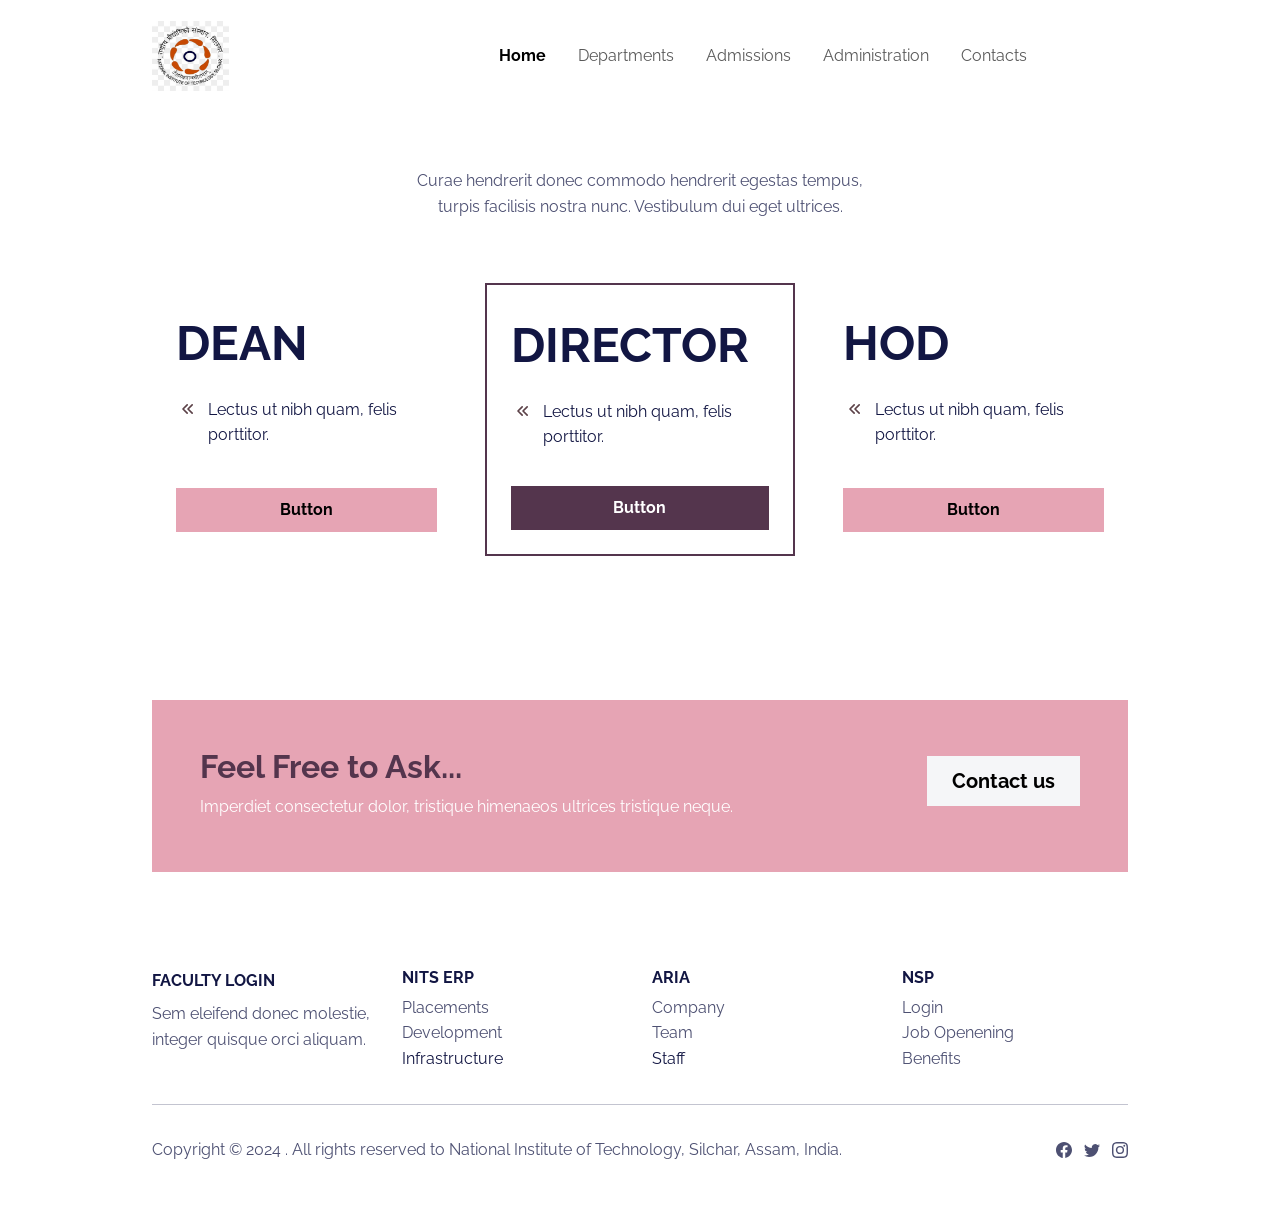
<file: administration.html>
<!DOCTYPE html>
<html data-bs-theme="light" lang="en">

<head>
    <meta charset="utf-8">
    <meta name="viewport" content="width=device-width, initial-scale=1.0, shrink-to-fit=no">
    <title>Pricing - Brand</title>
    <link rel="stylesheet" href="assets/bootstrap/css/bootstrap.min.css">
    <link rel="stylesheet" href="https://fonts.googleapis.com/css?family=Raleway:300italic,400italic,600italic,700italic,800italic,400,300,600,700,800&amp;display=swap">
    <link rel="stylesheet" href="assets/css/bs-theme-overrides.css">
    <link rel="stylesheet" href="assets/css/untitled.css">
</head>

<body>
    <nav class="navbar navbar-expand-md fixed-top navbar-shrink py-3 navbar-light" id="mainNav">
        <div class="container"><a class="navbar-brand d-flex align-items-center" href="/" style="margin-right: -77px;padding-right: 0px;"><img src="assets/img/logo.jpeg" width="77" height="70"><span style="margin-right: 246px;padding-right: 0px;"></span></a><button data-bs-toggle="collapse" class="navbar-toggler" data-bs-target="#navcol-1"><span class="visually-hidden">Toggle navigation</span><span class="navbar-toggler-icon"></span></button>
            <div class="collapse navbar-collapse" id="navcol-1">
                <ul class="navbar-nav mx-auto">
           <li class="nav-item"><a class="nav-link active" href="index.html">Home</a></li>
                    <li class="nav-item"><a class="nav-link" href="department.html">Departments</a></li>
                    <li class="nav-item"><a class="nav-link" href="addmission.html">Admissions</a></li>
                    <li class="nav-item"><a class="nav-link" href="administration.html">Administration</a></li>
                    <li class="nav-item"><a class="nav-link" href="contacts.html">Contacts</a></li>
                </ul>
            </div>
        </div>
    </nav>
    <section class="py-5 mt-5">
        <div class="container py-4 py-xl-5">
            <div class="row mb-5">
                <div class="col-md-8 col-xl-6 text-center mx-auto">
                    <h2 class="display-6 fw-bold mb-4"></h2>
                    <p class="text-muted">Curae hendrerit donec commodo hendrerit egestas tempus, turpis facilisis nostra nunc. Vestibulum dui eget ultrices.</p>
                </div>
            </div>
            <div class="row gy-4 row-cols-1 row-cols-md-2 row-cols-lg-3">
                <div class="col">
                    <div class="card border-0 h-100">
                        <div class="card-body d-flex flex-column justify-content-between p-4">
                            <div>
                                <h6 class="fw-bold text-muted"></h6>
                                <h4 class="display-5 fw-bold mb-4">DEAN</h4>
                                <ul class="list-unstyled">
                                    <li class="d-flex mb-2"><span class="bs-icon-xs bs-icon-rounded bs-icon me-2"><svg xmlns="http://www.w3.org/2000/svg" width="1em" height="1em" viewBox="0 0 24 24" stroke-width="2" stroke="currentColor" fill="none" stroke-linecap="round" stroke-linejoin="round" class="icon icon-tabler icon-tabler-chevrons-left fs-5 text-primary-emphasis" style="font-size: 21px;">
                                                <path stroke="none" d="M0 0h24v24H0z" fill="none"></path>
                                                <path d="M11 7l-5 5l5 5"></path>
                                                <path d="M17 7l-5 5l5 5"></path>
                                            </svg></span><span>Lectus ut nibh quam, felis porttitor.</span></li>
                                </ul>
                            </div><a class="btn btn-primary" role="button" href="#">Button</a>
                        </div>
                    </div>
                </div>
                <div class="col">
                    <div class="card border-warning border-2 h-100">
                        <div class="card-body d-flex flex-column justify-content-between p-4">
                            <div>
                                <h6 class="fw-bold text-muted"></h6>
                                <h4 class="display-5 fw-bold mb-4">DIRECTOR</h4>
                                <ul class="list-unstyled">
                                    <li class="d-flex mb-2"><span class="bs-icon-xs bs-icon-rounded bs-icon me-2"><svg xmlns="http://www.w3.org/2000/svg" width="1em" height="1em" viewBox="0 0 24 24" stroke-width="2" stroke="currentColor" fill="none" stroke-linecap="round" stroke-linejoin="round" class="icon icon-tabler icon-tabler-chevrons-left fs-5 text-primary-emphasis" style="font-size: 21px;">
                                                <path stroke="none" d="M0 0h24v24H0z" fill="none"></path>
                                                <path d="M11 7l-5 5l5 5"></path>
                                                <path d="M17 7l-5 5l5 5"></path>
                                            </svg></span><span>Lectus ut nibh quam, felis porttitor.</span></li>
                                </ul>
                            </div><a class="btn btn-warning" role="button" href="#">Button</a>
                        </div>
                    </div>
                </div>
                <div class="col">
                    <div class="card border-0 h-100">
                        <div class="card-body d-flex flex-column justify-content-between p-4">
                            <div class="pb-4">
                                <h6 class="fw-bold text-muted"></h6>
                                <h4 class="display-5 fw-bold mb-4">HOD</h4>
                                <ul class="list-unstyled">
                                    <li class="d-flex mb-2"><span class="bs-icon-xs bs-icon-rounded bs-icon me-2"><svg xmlns="http://www.w3.org/2000/svg" width="1em" height="1em" viewBox="0 0 24 24" stroke-width="2" stroke="currentColor" fill="none" stroke-linecap="round" stroke-linejoin="round" class="icon icon-tabler icon-tabler-chevrons-left fs-5 text-primary-emphasis" style="font-size: 21px;">
                                                <path stroke="none" d="M0 0h24v24H0z" fill="none"></path>
                                                <path d="M11 7l-5 5l5 5"></path>
                                                <path d="M17 7l-5 5l5 5"></path>
                                            </svg></span><span>Lectus ut nibh quam, felis porttitor.</span></li>
                                </ul>
                            </div><a class="btn btn-primary" role="button" href="#">Button</a>
                        </div>
                    </div>
                </div>
            </div>
        </div>
    </section>
    <section class="py-4 py-xl-5">
        <div class="container">
            <div class="text-white bg-primary border rounded border-0 border-primary d-flex flex-column justify-content-between flex-lg-row p-4 p-md-5">
                <div class="pb-2 pb-lg-1">
                    <h2 class="fw-bold text-warning mb-2">Feel Free to Ask...</h2>
                    <p class="mb-0">Imperdiet consectetur dolor, tristique himenaeos ultrices tristique neque.</p>
                </div>
                <div class="my-2"><a class="btn btn-light fs-5 py-2 px-4" role="button" href="contacts.html">Contact us</a></div>
            </div>
        </div>
    </section>
    <footer>
        <div class="container py-4 py-lg-5">
            <div class="row row-cols-2 row-cols-md-4">
                <div class="col-12 col-md-3">
                    <div class="fw-bold d-flex align-items-center mb-2"><span>FACULTY LOGIN</span></div>
                    <p class="text-muted">Sem eleifend donec molestie, integer quisque orci aliquam.</p>
                </div>
                <div class="col-sm-4 col-md-3 text-lg-start d-flex flex-column">
                    <h3 class="fs-6 fw-bold">NITS ERP</h3>
                    <ul class="list-unstyled">
                        <li><a href="#">Placements</a></li>
                        <li><a href="#">Development</a></li>
                        <li>Infrastructure</li>
                    </ul>
                </div>
                <div class="col-sm-4 col-md-3 text-lg-start d-flex flex-column">
                    <h3 class="fs-6 fw-bold">ARIA</h3>
                    <ul class="list-unstyled">
                        <li><a href="#">Company</a></li>
                        <li><a href="#">Team</a></li>
                        <li>Staff</li>
                    </ul>
                </div>
                <div class="col-sm-4 col-md-3 text-lg-start d-flex flex-column">
                    <h3 class="fs-6 fw-bold">NSP</h3>
                    <ul class="list-unstyled">
                        <li><a href="#">Login</a></li>
                        <li><a href="#">Job Openening</a></li>
                        <li><a href="#">Benefits</a></li>
                    </ul>
                </div>
            </div>
            <hr>
            <div class="text-muted d-flex justify-content-between align-items-center pt-3">
                <p class="mb-0">Copyright © 2024 . All rights reserved to National Institute of Technology, Silchar, Assam, India.&nbsp;&nbsp;</p>
                <ul class="list-inline mb-0">
                    <li class="list-inline-item"><svg xmlns="http://www.w3.org/2000/svg" width="1em" height="1em" fill="currentColor" viewBox="0 0 16 16" class="bi bi-facebook">
                            <path d="M16 8.049c0-4.446-3.582-8.05-8-8.05C3.58 0-.002 3.603-.002 8.05c0 4.017 2.926 7.347 6.75 7.951v-5.625h-2.03V8.05H6.75V6.275c0-2.017 1.195-3.131 3.022-3.131.876 0 1.791.157 1.791.157v1.98h-1.009c-.993 0-1.303.621-1.303 1.258v1.51h2.218l-.354 2.326H9.25V16c3.824-.604 6.75-3.934 6.75-7.951"></path>
                        </svg></li>
                    <li class="list-inline-item"><svg xmlns="http://www.w3.org/2000/svg" width="1em" height="1em" fill="currentColor" viewBox="0 0 16 16" class="bi bi-twitter">
                            <path d="M5.026 15c6.038 0 9.341-5.003 9.341-9.334 0-.14 0-.282-.006-.422A6.685 6.685 0 0 0 16 3.542a6.658 6.658 0 0 1-1.889.518 3.301 3.301 0 0 0 1.447-1.817 6.533 6.533 0 0 1-2.087.793A3.286 3.286 0 0 0 7.875 6.03a9.325 9.325 0 0 1-6.767-3.429 3.289 3.289 0 0 0 1.018 4.382A3.323 3.323 0 0 1 .64 6.575v.045a3.288 3.288 0 0 0 2.632 3.218 3.203 3.203 0 0 1-.865.115 3.23 3.23 0 0 1-.614-.057 3.283 3.283 0 0 0 3.067 2.277A6.588 6.588 0 0 1 .78 13.58a6.32 6.32 0 0 1-.78-.045A9.344 9.344 0 0 0 5.026 15"></path>
                        </svg></li>
                    <li class="list-inline-item"><svg xmlns="http://www.w3.org/2000/svg" width="1em" height="1em" fill="currentColor" viewBox="0 0 16 16" class="bi bi-instagram">
                            <path d="M8 0C5.829 0 5.556.01 4.703.048 3.85.088 3.269.222 2.76.42a3.917 3.917 0 0 0-1.417.923A3.927 3.927 0 0 0 .42 2.76C.222 3.268.087 3.85.048 4.7.01 5.555 0 5.827 0 8.001c0 2.172.01 2.444.048 3.297.04.852.174 1.433.372 1.942.205.526.478.972.923 1.417.444.445.89.719 1.416.923.51.198 1.09.333 1.942.372C5.555 15.99 5.827 16 8 16s2.444-.01 3.298-.048c.851-.04 1.434-.174 1.943-.372a3.916 3.916 0 0 0 1.416-.923c.445-.445.718-.891.923-1.417.197-.509.332-1.09.372-1.942C15.99 10.445 16 10.173 16 8s-.01-2.445-.048-3.299c-.04-.851-.175-1.433-.372-1.941a3.926 3.926 0 0 0-.923-1.417A3.911 3.911 0 0 0 13.24.42c-.51-.198-1.092-.333-1.943-.372C10.443.01 10.172 0 7.998 0h.003zm-.717 1.442h.718c2.136 0 2.389.007 3.232.046.78.035 1.204.166 1.486.275.373.145.64.319.92.599.28.28.453.546.598.92.11.281.24.705.275 1.485.039.843.047 1.096.047 3.231s-.008 2.389-.047 3.232c-.035.78-.166 1.203-.275 1.485a2.47 2.47 0 0 1-.599.919c-.28.28-.546.453-.92.598-.28.11-.704.24-1.485.276-.843.038-1.096.047-3.232.047s-2.39-.009-3.233-.047c-.78-.036-1.203-.166-1.485-.276a2.478 2.478 0 0 1-.92-.598 2.48 2.48 0 0 1-.6-.92c-.109-.281-.24-.705-.275-1.485-.038-.843-.046-1.096-.046-3.233 0-2.136.008-2.388.046-3.231.036-.78.166-1.204.276-1.486.145-.373.319-.64.599-.92.28-.28.546-.453.92-.598.282-.11.705-.24 1.485-.276.738-.034 1.024-.044 2.515-.045v.002zm4.988 1.328a.96.96 0 1 0 0 1.92.96.96 0 0 0 0-1.92zm-4.27 1.122a4.109 4.109 0 1 0 0 8.217 4.109 4.109 0 0 0 0-8.217zm0 1.441a2.667 2.667 0 1 1 0 5.334 2.667 2.667 0 0 1 0-5.334"></path>
                        </svg></li>
                </ul>
            </div>
        </div>
    </footer>
    <script src="assets/bootstrap/js/bootstrap.min.js"></script>
    <script src="assets/js/startup-modern.js"></script>
</body>

</html>
</file>
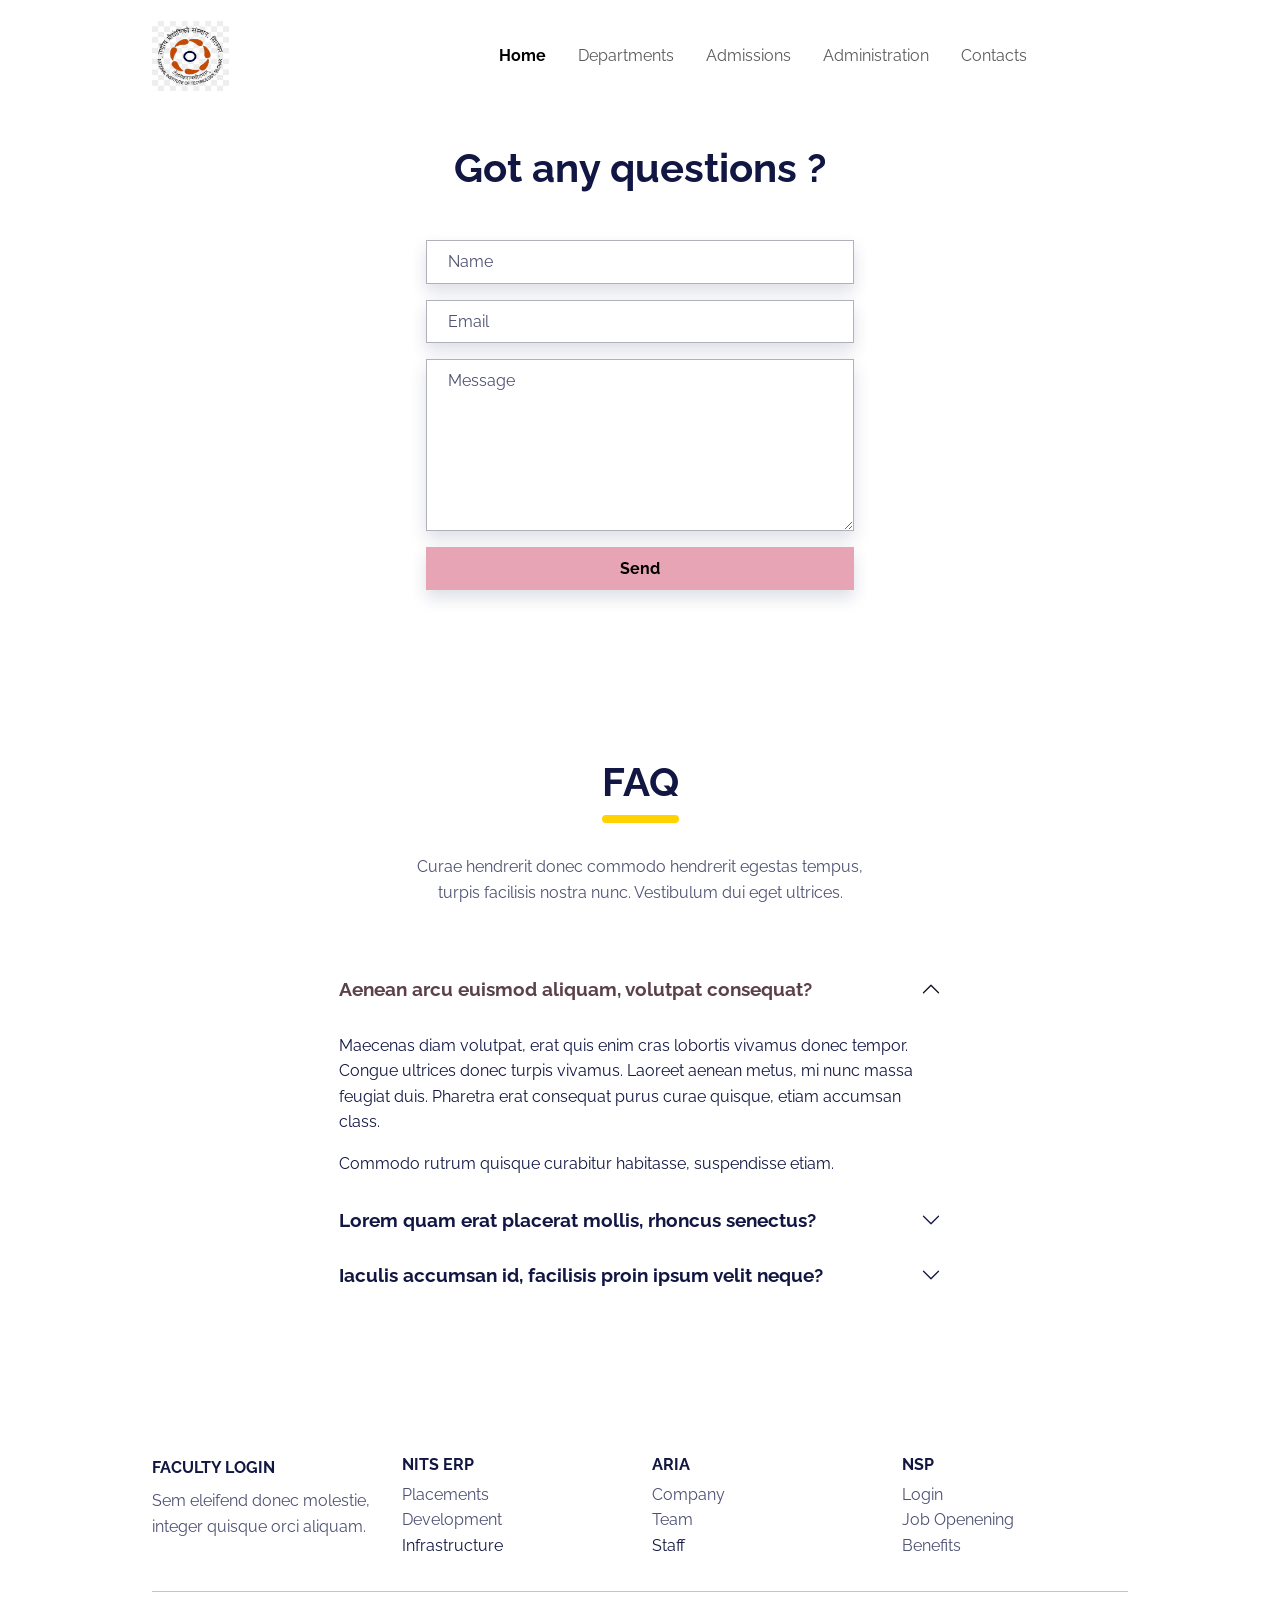
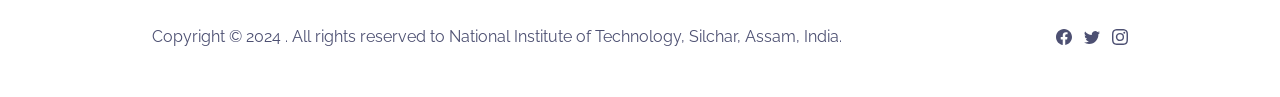
<file: contacts.html>
<!DOCTYPE html>
<html data-bs-theme="light" lang="en">

<head>
    <meta charset="utf-8">
    <meta name="viewport" content="width=device-width, initial-scale=1.0, shrink-to-fit=no">
    <title>Contacts - Brand</title>
    <link rel="stylesheet" href="assets/bootstrap/css/bootstrap.min.css">
    <link rel="stylesheet" href="https://fonts.googleapis.com/css?family=Raleway:300italic,400italic,600italic,700italic,800italic,400,300,600,700,800&amp;display=swap">
    <link rel="stylesheet" href="assets/css/bs-theme-overrides.css">
    <link rel="stylesheet" href="assets/css/untitled.css">
</head>

<body>
    <nav class="navbar navbar-expand-md fixed-top navbar-shrink py-3 navbar-light" id="mainNav">
        <div class="container"><a class="navbar-brand d-flex align-items-center" href="/" style="margin-right: -77px;padding-right: 0px;"><img src="assets/img/logo.jpeg" width="77" height="70"><span style="margin-right: 246px;padding-right: 0px;"></span></a><button data-bs-toggle="collapse" class="navbar-toggler" data-bs-target="#navcol-1"><span class="visually-hidden">Toggle navigation</span><span class="navbar-toggler-icon"></span></button>
            <div class="collapse navbar-collapse" id="navcol-1">
                <ul class="navbar-nav mx-auto">
                 <li class="nav-item"><a class="nav-link active" href="index.html">Home</a></li>
                    <li class="nav-item"><a class="nav-link" href="department.html">Departments</a></li>
                    <li class="nav-item"><a class="nav-link" href="addmission.html">Admissions</a></li>
                    <li class="nav-item"><a class="nav-link" href="administration.html">Administration</a></li>
                    <li class="nav-item"><a class="nav-link" href="contacts.html">Contacts</a></li>
                </ul>
            </div>
        </div>
    </nav>
    <section class="py-5 mt-5">
        <div class="container py-5">
            <div class="row">
                <div class="col-md-8 col-xl-6 text-center mx-auto">
                    <h2 class="display-6 fw-bold mb-4">Got any questions&nbsp;<span class="underline"></span>?</h2>
                </div>
            </div>
            <div class="row d-flex justify-content-center">
                <div class="col-md-6">
                    <div>
                        <form class="p-3 p-xl-4" method="post" data-bs-theme="light">
                            <div class="mb-3"><input class="shadow form-control" type="text" id="name-1" name="name" placeholder="Name"></div>
                            <div class="mb-3"><input class="shadow form-control" type="email" id="email-1" name="email" placeholder="Email"></div>
                            <div class="mb-3"><textarea class="shadow form-control" id="message-1" name="message" rows="6" placeholder="Message"></textarea></div>
                            <div><button class="btn btn-primary shadow d-block w-100" type="submit">Send </button></div>
                        </form>
                    </div>
                </div>
            </div>
        </div>
    </section>
    <section class="py-4 py-xl-5 mb-5">
        <div class="container">
            <div class="row mb-2">
                <div class="col-md-8 col-xl-6 text-center mx-auto">
                    <h2 class="display-6 fw-bold mb-5"><span class="pb-3 underline">FAQ<br></span></h2>
                    <p class="text-muted mb-5">Curae hendrerit donec commodo hendrerit egestas tempus, turpis facilisis nostra nunc. Vestibulum dui eget ultrices.</p>
                </div>
            </div>
            <div class="row mb-2">
                <div class="col-md-8 mx-auto">
                    <div class="accordion text-muted" role="tablist" id="accordion-1">
                        <div class="accordion-item">
                            <h2 class="accordion-header" role="tab"><button class="accordion-button" type="button" data-bs-toggle="collapse" data-bs-target="#accordion-1 .item-1" aria-expanded="true" aria-controls="accordion-1 .item-1">Aenean arcu euismod aliquam, volutpat consequat?</button></h2>
                            <div class="accordion-collapse collapse show item-1" role="tabpanel" data-bs-parent="#accordion-1">
                                <div class="accordion-body">
                                    <p>Maecenas diam volutpat, erat quis enim cras lobortis vivamus donec tempor. Congue ultrices donec turpis vivamus. Laoreet aenean metus, mi nunc massa feugiat duis. Pharetra erat consequat purus curae quisque, etiam accumsan class.</p>
                                    <p class="mb-0">Commodo rutrum quisque curabitur habitasse, suspendisse etiam.</p>
                                </div>
                            </div>
                        </div>
                        <div class="accordion-item">
                            <h2 class="accordion-header" role="tab"><button class="accordion-button collapsed" type="button" data-bs-toggle="collapse" data-bs-target="#accordion-1 .item-2" aria-expanded="false" aria-controls="accordion-1 .item-2">Lorem quam erat placerat mollis, rhoncus senectus?</button></h2>
                            <div class="accordion-collapse collapse item-2" role="tabpanel" data-bs-parent="#accordion-1">
                                <div class="accordion-body">
                                    <p class="mb-0">Nullam id dolor id nibh ultricies vehicula ut id elit. Cras justo odio, dapibus ac facilisis in, egestas eget quam. Donec id elit non mi porta gravida at eget metus.</p>
                                </div>
                            </div>
                        </div>
                        <div class="accordion-item">
                            <h2 class="accordion-header" role="tab"><button class="accordion-button collapsed" type="button" data-bs-toggle="collapse" data-bs-target="#accordion-1 .item-3" aria-expanded="false" aria-controls="accordion-1 .item-3">Iaculis accumsan id, facilisis proin ipsum velit neque?</button></h2>
                            <div class="accordion-collapse collapse item-3" role="tabpanel" data-bs-parent="#accordion-1">
                                <div class="accordion-body">
                                    <p class="mb-0">Nullam id dolor id nibh ultricies vehicula ut id elit. Cras justo odio, dapibus ac facilisis in, egestas eget quam. Donec id elit non mi porta gravida at eget metus.</p>
                                </div>
                            </div>
                        </div>
                    </div>
                </div>
            </div>
        </div>
    </section>
    <footer>
        <div class="container py-4 py-lg-5">
            <div class="row row-cols-2 row-cols-md-4">
                <div class="col-12 col-md-3">
                    <div class="fw-bold d-flex align-items-center mb-2"><span>FACULTY LOGIN</span></div>
                    <p class="text-muted">Sem eleifend donec molestie, integer quisque orci aliquam.</p>
                </div>
                <div class="col-sm-4 col-md-3 text-lg-start d-flex flex-column">
                    <h3 class="fs-6 fw-bold">NITS ERP</h3>
                    <ul class="list-unstyled">
                        <li><a href="#">Placements</a></li>
                        <li><a href="#">Development</a></li>
                        <li>Infrastructure</li>
                    </ul>
                </div>
                <div class="col-sm-4 col-md-3 text-lg-start d-flex flex-column">
                    <h3 class="fs-6 fw-bold">ARIA</h3>
                    <ul class="list-unstyled">
                        <li><a href="#">Company</a></li>
                        <li><a href="#">Team</a></li>
                        <li>Staff</li>
                    </ul>
                </div>
                <div class="col-sm-4 col-md-3 text-lg-start d-flex flex-column">
                    <h3 class="fs-6 fw-bold">NSP</h3>
                    <ul class="list-unstyled">
                        <li><a href="#">Login</a></li>
                        <li><a href="#">Job Openening</a></li>
                        <li><a href="#">Benefits</a></li>
                    </ul>
                </div>
            </div>
            <hr>
            <div class="text-muted d-flex justify-content-between align-items-center pt-3">
                <p class="mb-0">Copyright © 2024 . All rights reserved to National Institute of Technology, Silchar, Assam, India.&nbsp;&nbsp;</p>
                <ul class="list-inline mb-0">
                    <li class="list-inline-item"><svg xmlns="http://www.w3.org/2000/svg" width="1em" height="1em" fill="currentColor" viewBox="0 0 16 16" class="bi bi-facebook">
                            <path d="M16 8.049c0-4.446-3.582-8.05-8-8.05C3.58 0-.002 3.603-.002 8.05c0 4.017 2.926 7.347 6.75 7.951v-5.625h-2.03V8.05H6.75V6.275c0-2.017 1.195-3.131 3.022-3.131.876 0 1.791.157 1.791.157v1.98h-1.009c-.993 0-1.303.621-1.303 1.258v1.51h2.218l-.354 2.326H9.25V16c3.824-.604 6.75-3.934 6.75-7.951"></path>
                        </svg></li>
                    <li class="list-inline-item"><svg xmlns="http://www.w3.org/2000/svg" width="1em" height="1em" fill="currentColor" viewBox="0 0 16 16" class="bi bi-twitter">
                            <path d="M5.026 15c6.038 0 9.341-5.003 9.341-9.334 0-.14 0-.282-.006-.422A6.685 6.685 0 0 0 16 3.542a6.658 6.658 0 0 1-1.889.518 3.301 3.301 0 0 0 1.447-1.817 6.533 6.533 0 0 1-2.087.793A3.286 3.286 0 0 0 7.875 6.03a9.325 9.325 0 0 1-6.767-3.429 3.289 3.289 0 0 0 1.018 4.382A3.323 3.323 0 0 1 .64 6.575v.045a3.288 3.288 0 0 0 2.632 3.218 3.203 3.203 0 0 1-.865.115 3.23 3.23 0 0 1-.614-.057 3.283 3.283 0 0 0 3.067 2.277A6.588 6.588 0 0 1 .78 13.58a6.32 6.32 0 0 1-.78-.045A9.344 9.344 0 0 0 5.026 15"></path>
                        </svg></li>
                    <li class="list-inline-item"><svg xmlns="http://www.w3.org/2000/svg" width="1em" height="1em" fill="currentColor" viewBox="0 0 16 16" class="bi bi-instagram">
                            <path d="M8 0C5.829 0 5.556.01 4.703.048 3.85.088 3.269.222 2.76.42a3.917 3.917 0 0 0-1.417.923A3.927 3.927 0 0 0 .42 2.76C.222 3.268.087 3.85.048 4.7.01 5.555 0 5.827 0 8.001c0 2.172.01 2.444.048 3.297.04.852.174 1.433.372 1.942.205.526.478.972.923 1.417.444.445.89.719 1.416.923.51.198 1.09.333 1.942.372C5.555 15.99 5.827 16 8 16s2.444-.01 3.298-.048c.851-.04 1.434-.174 1.943-.372a3.916 3.916 0 0 0 1.416-.923c.445-.445.718-.891.923-1.417.197-.509.332-1.09.372-1.942C15.99 10.445 16 10.173 16 8s-.01-2.445-.048-3.299c-.04-.851-.175-1.433-.372-1.941a3.926 3.926 0 0 0-.923-1.417A3.911 3.911 0 0 0 13.24.42c-.51-.198-1.092-.333-1.943-.372C10.443.01 10.172 0 7.998 0h.003zm-.717 1.442h.718c2.136 0 2.389.007 3.232.046.78.035 1.204.166 1.486.275.373.145.64.319.92.599.28.28.453.546.598.92.11.281.24.705.275 1.485.039.843.047 1.096.047 3.231s-.008 2.389-.047 3.232c-.035.78-.166 1.203-.275 1.485a2.47 2.47 0 0 1-.599.919c-.28.28-.546.453-.92.598-.28.11-.704.24-1.485.276-.843.038-1.096.047-3.232.047s-2.39-.009-3.233-.047c-.78-.036-1.203-.166-1.485-.276a2.478 2.478 0 0 1-.92-.598 2.48 2.48 0 0 1-.6-.92c-.109-.281-.24-.705-.275-1.485-.038-.843-.046-1.096-.046-3.233 0-2.136.008-2.388.046-3.231.036-.78.166-1.204.276-1.486.145-.373.319-.64.599-.92.28-.28.546-.453.92-.598.282-.11.705-.24 1.485-.276.738-.034 1.024-.044 2.515-.045v.002zm4.988 1.328a.96.96 0 1 0 0 1.92.96.96 0 0 0 0-1.92zm-4.27 1.122a4.109 4.109 0 1 0 0 8.217 4.109 4.109 0 0 0 0-8.217zm0 1.441a2.667 2.667 0 1 1 0 5.334 2.667 2.667 0 0 1 0-5.334"></path>
                        </svg></li>
                </ul>
            </div>
        </div>
    </footer>
    <script src="assets/bootstrap/js/bootstrap.min.js"></script>
    <script src="assets/js/startup-modern.js"></script>
</body>

</html>
</file>
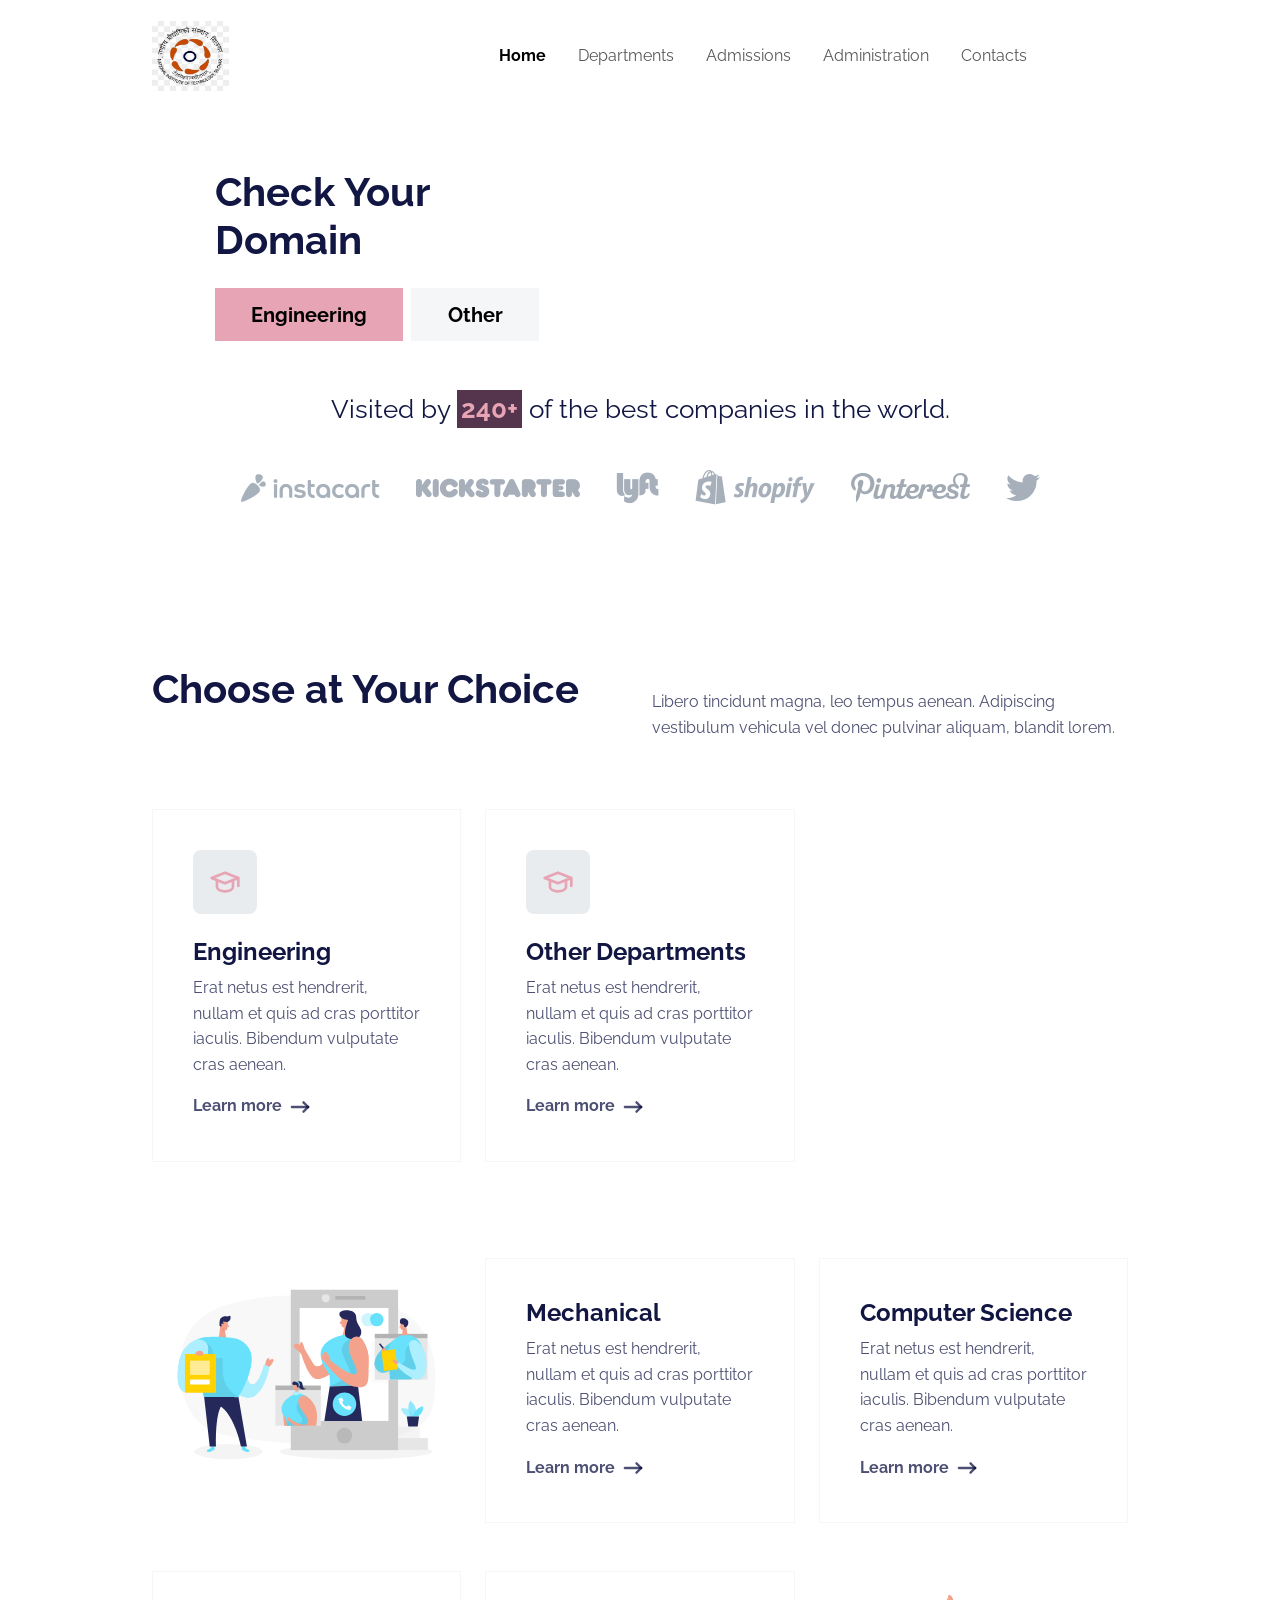
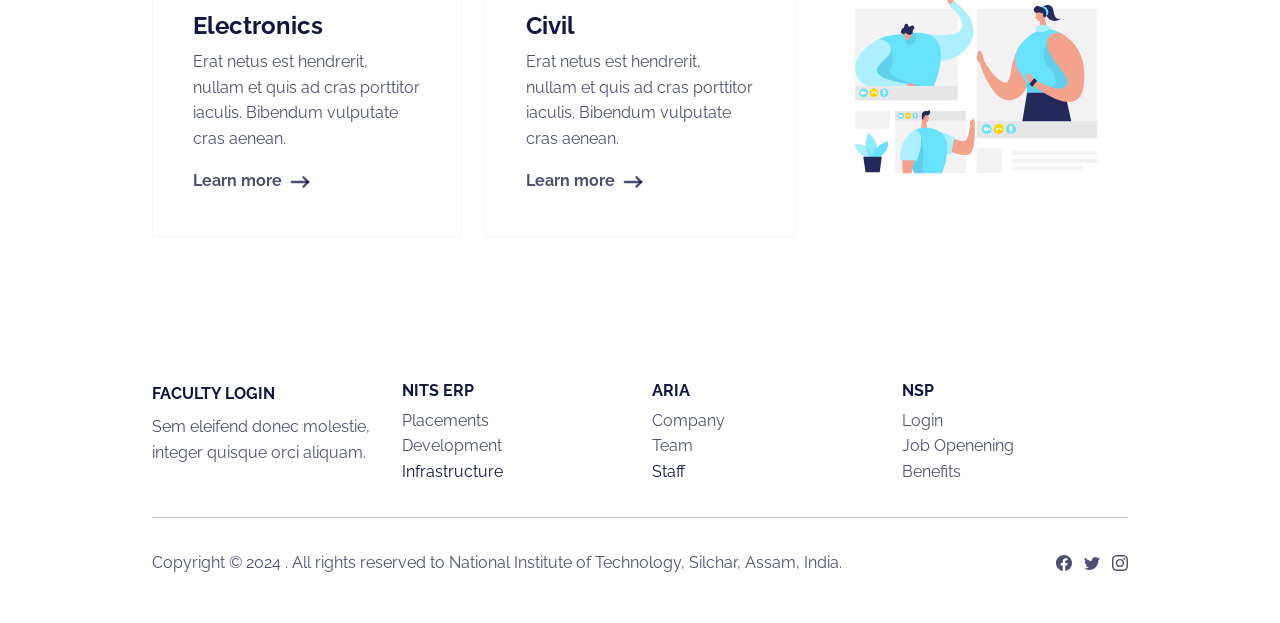
<file: department.html>
<!DOCTYPE html>
<html data-bs-theme="light" lang="en">

<head>
    <meta charset="utf-8">
    <meta name="viewport" content="width=device-width, initial-scale=1.0, shrink-to-fit=no">
    <title>Features - Brand</title>
    <link rel="stylesheet" href="assets/bootstrap/css/bootstrap.min.css">
    <link rel="stylesheet" href="https://fonts.googleapis.com/css?family=Raleway:300italic,400italic,600italic,700italic,800italic,400,300,600,700,800&amp;display=swap">
    <link rel="stylesheet" href="assets/css/bs-theme-overrides.css">
    <link rel="stylesheet" href="assets/css/untitled.css">
</head>

<body>
    <nav class="navbar navbar-expand-md fixed-top navbar-shrink py-3 navbar-light" id="mainNav">
        <div class="container"><a class="navbar-brand d-flex align-items-center" href="/" style="margin-right: -77px;padding-right: 0px;"><img src="assets/img/logo.jpeg" width="77" height="70"><span style="margin-right: 246px;padding-right: 0px;"></span></a><button data-bs-toggle="collapse" class="navbar-toggler" data-bs-target="#navcol-1"><span class="visually-hidden">Toggle navigation</span><span class="navbar-toggler-icon"></span></button>
            <div class="collapse navbar-collapse" id="navcol-1">
                <ul class="navbar-nav mx-auto">
               <li class="nav-item"><a class="nav-link active" href="index.html">Home</a></li>
                    <li class="nav-item"><a class="nav-link" href="department.html">Departments</a></li>
                    <li class="nav-item"><a class="nav-link" href="addmission.html">Admissions</a></li>
                    <li class="nav-item"><a class="nav-link" href="administration.html">Administration</a></li>
                    <li class="nav-item"><a class="nav-link" href="contacts.html">Contacts</a></li>
                </ul>
            </div>
        </div>
    </nav>
    <section class="py-5 mt-5">
        <div class="container py-4 py-xl-5">
            <div class="row gy-4 gy-md-0">
                <div class="col-md-6 text-center text-md-start d-flex d-sm-flex d-md-flex justify-content-center align-items-center justify-content-md-start align-items-md-center justify-content-xl-center">
                    <div style="max-width: 350px;">
                        <h1 class="display-6 fw-bold mb-4"></h1>
                        <h1 class="my-4"><strong>Check Your Domain</strong></h1><a class="btn btn-primary btn-lg me-2" role="button" href="#">Engineering</a><a class="btn btn-light btn-lg" role="button" href="#">Other</a>
                    </div>
                </div>
                <div class="col-md-6">
                    <div></div>
                </div>
            </div>
            <div class="text-center mt-5">
                <p class="mb-4" style="font-size: 1.6rem;">Visited by <span class="text-primary bg-warning p-1"><strong>240+</strong></span>&nbsp;of the best companies in the world.</p><a href="#"> <img class="m-3" src="assets/img/brands/instacart.png"></a><a href="#"> <img class="m-3" src="assets/img/brands/kickstarter.png"></a><a href="#"> <img class="m-3" src="assets/img/brands/lyft.png"></a><a href="#"> <img class="m-3" src="assets/img/brands/shopify.png"></a><a href="#"> <img class="m-3" src="assets/img/brands/pinterest.png"></a><a href="#"> <img class="m-3" src="assets/img/brands/twitter.png"></a>
            </div>
        </div>
    </section>
    <section>
        <div class="container py-4 py-xl-5">
            <div class="row mb-5">
                <div class="col-md-8 col-xl-6">
                    <h3 class="display-6 fw-bold pb-4 mb-4">Choose at Your Choice</h3>
                </div>
                <div class="col-md-8 col-xl-6 pt-4">
                    <p class="text-muted">Libero tincidunt magna, leo tempus aenean. Adipiscing vestibulum vehicula vel donec pulvinar aliquam, blandit lorem.</p>
                </div>
            </div>
            <div class="row gy-4 row-cols-1 row-cols-md-2 row-cols-xl-3">
                <div class="col">
                    <div class="card border-light border-1 d-flex justify-content-center p-4">
                        <div class="card-body">
                            <div>
                                <div class="bs-icon-lg bs-icon-rounded bs-icon-secondary d-flex flex-shrink-0 justify-content-center align-items-center d-inline-block mb-4 bs-icon"><svg xmlns="http://www.w3.org/2000/svg" width="1em" height="1em" viewBox="0 0 24 24" stroke-width="2" stroke="currentColor" fill="none" stroke-linecap="round" stroke-linejoin="round" class="icon icon-tabler icon-tabler-school">
                                        <path stroke="none" d="M0 0h24v24H0z" fill="none"></path>
                                        <path d="M22 9l-10 -4l-10 4l10 4l10 -4v6"></path>
                                        <path d="M6 10.6v5.4a6 3 0 0 0 12 0v-5.4"></path>
                                    </svg></div>
                                <h4 class="fw-bold">Engineering</h4>
                                <p class="text-muted">Erat netus est hendrerit, nullam et quis ad cras porttitor iaculis. Bibendum vulputate cras aenean.</p><a class="fw-bold" href="#">Learn more&nbsp;<svg xmlns="http://www.w3.org/2000/svg" width="1em" height="1em" viewBox="0 0 24 24" stroke-width="2" stroke="currentColor" fill="none" stroke-linecap="round" stroke-linejoin="round" class="icon icon-tabler icon-tabler-arrow-narrow-right fs-3">
                                        <path stroke="none" d="M0 0h24v24H0z" fill="none"></path>
                                        <path d="M5 12l14 0"></path>
                                        <path d="M15 16l4 -4"></path>
                                        <path d="M15 8l4 4"></path>
                                    </svg></a>
                            </div>
                        </div>
                    </div>
                </div>
                <div class="col">
                    <div class="card border-light border-1 d-flex justify-content-center p-4">
                        <div class="card-body">
                            <div>
                                <div class="bs-icon-lg bs-icon-rounded bs-icon-secondary d-flex flex-shrink-0 justify-content-center align-items-center d-inline-block mb-4 bs-icon"><svg xmlns="http://www.w3.org/2000/svg" width="1em" height="1em" viewBox="0 0 24 24" stroke-width="2" stroke="currentColor" fill="none" stroke-linecap="round" stroke-linejoin="round" class="icon icon-tabler icon-tabler-school">
                                        <path stroke="none" d="M0 0h24v24H0z" fill="none"></path>
                                        <path d="M22 9l-10 -4l-10 4l10 4l10 -4v6"></path>
                                        <path d="M6 10.6v5.4a6 3 0 0 0 12 0v-5.4"></path>
                                    </svg></div>
                                <h4 class="fw-bold">Other Departments</h4>
                                <p class="text-muted">Erat netus est hendrerit, nullam et quis ad cras porttitor iaculis. Bibendum vulputate cras aenean.</p><a class="fw-bold" href="#">Learn more&nbsp;<svg xmlns="http://www.w3.org/2000/svg" width="1em" height="1em" viewBox="0 0 24 24" stroke-width="2" stroke="currentColor" fill="none" stroke-linecap="round" stroke-linejoin="round" class="icon icon-tabler icon-tabler-arrow-narrow-right fs-3">
                                        <path stroke="none" d="M0 0h24v24H0z" fill="none"></path>
                                        <path d="M5 12l14 0"></path>
                                        <path d="M15 16l4 -4"></path>
                                        <path d="M15 8l4 4"></path>
                                    </svg></a>
                            </div>
                        </div>
                    </div>
                </div>
            </div>
        </div>
    </section>
    <section class="py-5">
        <div class="container">
            <div class="row">
                <div class="col-md-4 mb-5"><img class="rounded img-fluid" src="assets/img/illustrations/presentation-2.svg"></div>
                <div class="col d-md-flex align-items-md-end align-items-lg-center mb-5">
                    <div class="row gy-4 row-cols-1 row-cols-md-2 flex-grow-1">
                        <div class="col">
                            <div class="card border-light border-1 d-flex justify-content-center p-4">
                                <div class="card-body">
                                    <div>
                                        <h4 class="fw-bold">Mechanical</h4>
                                        <p class="text-muted d-none d-xl-block">Erat netus est hendrerit, nullam et quis ad cras porttitor iaculis. Bibendum vulputate cras aenean.</p><a class="fw-bold" href="#">Learn more&nbsp;<svg xmlns="http://www.w3.org/2000/svg" width="1em" height="1em" viewBox="0 0 24 24" stroke-width="2" stroke="currentColor" fill="none" stroke-linecap="round" stroke-linejoin="round" class="icon icon-tabler icon-tabler-arrow-narrow-right fs-3">
                                                <path stroke="none" d="M0 0h24v24H0z" fill="none"></path>
                                                <path d="M5 12l14 0"></path>
                                                <path d="M15 16l4 -4"></path>
                                                <path d="M15 8l4 4"></path>
                                            </svg></a>
                                    </div>
                                </div>
                            </div>
                        </div>
                        <div class="col">
                            <div class="card border-light border-1 d-flex justify-content-center p-4">
                                <div class="card-body">
                                    <div>
                                        <h4 class="fw-bold">Computer Science</h4>
                                        <p class="text-muted d-none d-xl-block">Erat netus est hendrerit, nullam et quis ad cras porttitor iaculis. Bibendum vulputate cras aenean.</p><a class="fw-bold" href="#">Learn more&nbsp;<svg xmlns="http://www.w3.org/2000/svg" width="1em" height="1em" viewBox="0 0 24 24" stroke-width="2" stroke="currentColor" fill="none" stroke-linecap="round" stroke-linejoin="round" class="icon icon-tabler icon-tabler-arrow-narrow-right fs-3">
                                                <path stroke="none" d="M0 0h24v24H0z" fill="none"></path>
                                                <path d="M5 12l14 0"></path>
                                                <path d="M15 16l4 -4"></path>
                                                <path d="M15 8l4 4"></path>
                                            </svg></a>
                                    </div>
                                </div>
                            </div>
                        </div>
                    </div>
                </div>
            </div>
            <div class="row">
                <div class="col d-md-flex align-items-md-end align-items-lg-center mb-5">
                    <div class="row gy-4 row-cols-1 row-cols-md-2 flex-grow-1">
                        <div class="col">
                            <div class="card border-light border-1 d-flex justify-content-center p-4">
                                <div class="card-body">
                                    <div>
                                        <h4 class="fw-bold">Electronics&nbsp;</h4>
                                        <p class="text-muted d-none d-xl-block">Erat netus est hendrerit, nullam et quis ad cras porttitor iaculis. Bibendum vulputate cras aenean.</p><a class="fw-bold" href="#">Learn more&nbsp;<svg xmlns="http://www.w3.org/2000/svg" width="1em" height="1em" viewBox="0 0 24 24" stroke-width="2" stroke="currentColor" fill="none" stroke-linecap="round" stroke-linejoin="round" class="icon icon-tabler icon-tabler-arrow-narrow-right fs-3">
                                                <path stroke="none" d="M0 0h24v24H0z" fill="none"></path>
                                                <path d="M5 12l14 0"></path>
                                                <path d="M15 16l4 -4"></path>
                                                <path d="M15 8l4 4"></path>
                                            </svg></a>
                                    </div>
                                </div>
                            </div>
                        </div>
                        <div class="col">
                            <div class="card border-light border-1 d-flex justify-content-center p-4">
                                <div class="card-body">
                                    <div>
                                        <h4 class="fw-bold">Civil</h4>
                                        <p class="text-muted d-none d-xl-block">Erat netus est hendrerit, nullam et quis ad cras porttitor iaculis. Bibendum vulputate cras aenean.</p><a class="fw-bold" href="#">Learn more&nbsp;<svg xmlns="http://www.w3.org/2000/svg" width="1em" height="1em" viewBox="0 0 24 24" stroke-width="2" stroke="currentColor" fill="none" stroke-linecap="round" stroke-linejoin="round" class="icon icon-tabler icon-tabler-arrow-narrow-right fs-3">
                                                <path stroke="none" d="M0 0h24v24H0z" fill="none"></path>
                                                <path d="M5 12l14 0"></path>
                                                <path d="M15 16l4 -4"></path>
                                                <path d="M15 8l4 4"></path>
                                            </svg></a>
                                    </div>
                                </div>
                            </div>
                        </div>
                    </div>
                </div>
                <div class="col-md-4 order-first order-md-last mb-5"><img class="rounded img-fluid" src="assets/img/illustrations/video-call.svg"></div>
            </div>
        </div>
    </section>
    <footer>
        <div class="container py-4 py-lg-5">
            <div class="row row-cols-2 row-cols-md-4">
                <div class="col-12 col-md-3">
                    <div class="fw-bold d-flex align-items-center mb-2"><span>FACULTY LOGIN</span></div>
                    <p class="text-muted">Sem eleifend donec molestie, integer quisque orci aliquam.</p>
                </div>
                <div class="col-sm-4 col-md-3 text-lg-start d-flex flex-column">
                    <h3 class="fs-6 fw-bold">NITS ERP</h3>
                    <ul class="list-unstyled">
                        <li><a href="#">Placements</a></li>
                        <li><a href="#">Development</a></li>
                        <li>Infrastructure</li>
                    </ul>
                </div>
                <div class="col-sm-4 col-md-3 text-lg-start d-flex flex-column">
                    <h3 class="fs-6 fw-bold">ARIA</h3>
                    <ul class="list-unstyled">
                        <li><a href="#">Company</a></li>
                        <li><a href="#">Team</a></li>
                        <li>Staff</li>
                    </ul>
                </div>
                <div class="col-sm-4 col-md-3 text-lg-start d-flex flex-column">
                    <h3 class="fs-6 fw-bold">NSP</h3>
                    <ul class="list-unstyled">
                        <li><a href="#">Login</a></li>
                        <li><a href="#">Job Openening</a></li>
                        <li><a href="#">Benefits</a></li>
                    </ul>
                </div>
            </div>
            <hr>
            <div class="text-muted d-flex justify-content-between align-items-center pt-3">
                <p class="mb-0">Copyright © 2024 . All rights reserved to National Institute of Technology, Silchar, Assam, India.&nbsp;&nbsp;</p>
                <ul class="list-inline mb-0">
                    <li class="list-inline-item"><svg xmlns="http://www.w3.org/2000/svg" width="1em" height="1em" fill="currentColor" viewBox="0 0 16 16" class="bi bi-facebook">
                            <path d="M16 8.049c0-4.446-3.582-8.05-8-8.05C3.58 0-.002 3.603-.002 8.05c0 4.017 2.926 7.347 6.75 7.951v-5.625h-2.03V8.05H6.75V6.275c0-2.017 1.195-3.131 3.022-3.131.876 0 1.791.157 1.791.157v1.98h-1.009c-.993 0-1.303.621-1.303 1.258v1.51h2.218l-.354 2.326H9.25V16c3.824-.604 6.75-3.934 6.75-7.951"></path>
                        </svg></li>
                    <li class="list-inline-item"><svg xmlns="http://www.w3.org/2000/svg" width="1em" height="1em" fill="currentColor" viewBox="0 0 16 16" class="bi bi-twitter">
                            <path d="M5.026 15c6.038 0 9.341-5.003 9.341-9.334 0-.14 0-.282-.006-.422A6.685 6.685 0 0 0 16 3.542a6.658 6.658 0 0 1-1.889.518 3.301 3.301 0 0 0 1.447-1.817 6.533 6.533 0 0 1-2.087.793A3.286 3.286 0 0 0 7.875 6.03a9.325 9.325 0 0 1-6.767-3.429 3.289 3.289 0 0 0 1.018 4.382A3.323 3.323 0 0 1 .64 6.575v.045a3.288 3.288 0 0 0 2.632 3.218 3.203 3.203 0 0 1-.865.115 3.23 3.23 0 0 1-.614-.057 3.283 3.283 0 0 0 3.067 2.277A6.588 6.588 0 0 1 .78 13.58a6.32 6.32 0 0 1-.78-.045A9.344 9.344 0 0 0 5.026 15"></path>
                        </svg></li>
                    <li class="list-inline-item"><svg xmlns="http://www.w3.org/2000/svg" width="1em" height="1em" fill="currentColor" viewBox="0 0 16 16" class="bi bi-instagram">
                            <path d="M8 0C5.829 0 5.556.01 4.703.048 3.85.088 3.269.222 2.76.42a3.917 3.917 0 0 0-1.417.923A3.927 3.927 0 0 0 .42 2.76C.222 3.268.087 3.85.048 4.7.01 5.555 0 5.827 0 8.001c0 2.172.01 2.444.048 3.297.04.852.174 1.433.372 1.942.205.526.478.972.923 1.417.444.445.89.719 1.416.923.51.198 1.09.333 1.942.372C5.555 15.99 5.827 16 8 16s2.444-.01 3.298-.048c.851-.04 1.434-.174 1.943-.372a3.916 3.916 0 0 0 1.416-.923c.445-.445.718-.891.923-1.417.197-.509.332-1.09.372-1.942C15.99 10.445 16 10.173 16 8s-.01-2.445-.048-3.299c-.04-.851-.175-1.433-.372-1.941a3.926 3.926 0 0 0-.923-1.417A3.911 3.911 0 0 0 13.24.42c-.51-.198-1.092-.333-1.943-.372C10.443.01 10.172 0 7.998 0h.003zm-.717 1.442h.718c2.136 0 2.389.007 3.232.046.78.035 1.204.166 1.486.275.373.145.64.319.92.599.28.28.453.546.598.92.11.281.24.705.275 1.485.039.843.047 1.096.047 3.231s-.008 2.389-.047 3.232c-.035.78-.166 1.203-.275 1.485a2.47 2.47 0 0 1-.599.919c-.28.28-.546.453-.92.598-.28.11-.704.24-1.485.276-.843.038-1.096.047-3.232.047s-2.39-.009-3.233-.047c-.78-.036-1.203-.166-1.485-.276a2.478 2.478 0 0 1-.92-.598 2.48 2.48 0 0 1-.6-.92c-.109-.281-.24-.705-.275-1.485-.038-.843-.046-1.096-.046-3.233 0-2.136.008-2.388.046-3.231.036-.78.166-1.204.276-1.486.145-.373.319-.64.599-.92.28-.28.546-.453.92-.598.282-.11.705-.24 1.485-.276.738-.034 1.024-.044 2.515-.045v.002zm4.988 1.328a.96.96 0 1 0 0 1.92.96.96 0 0 0 0-1.92zm-4.27 1.122a4.109 4.109 0 1 0 0 8.217 4.109 4.109 0 0 0 0-8.217zm0 1.441a2.667 2.667 0 1 1 0 5.334 2.667 2.667 0 0 1 0-5.334"></path>
                        </svg></li>
                </ul>
            </div>
        </div>
    </footer>
    <script src="assets/bootstrap/js/bootstrap.min.js"></script>
    <script src="assets/js/startup-modern.js"></script>
</body>

</html>
</file>
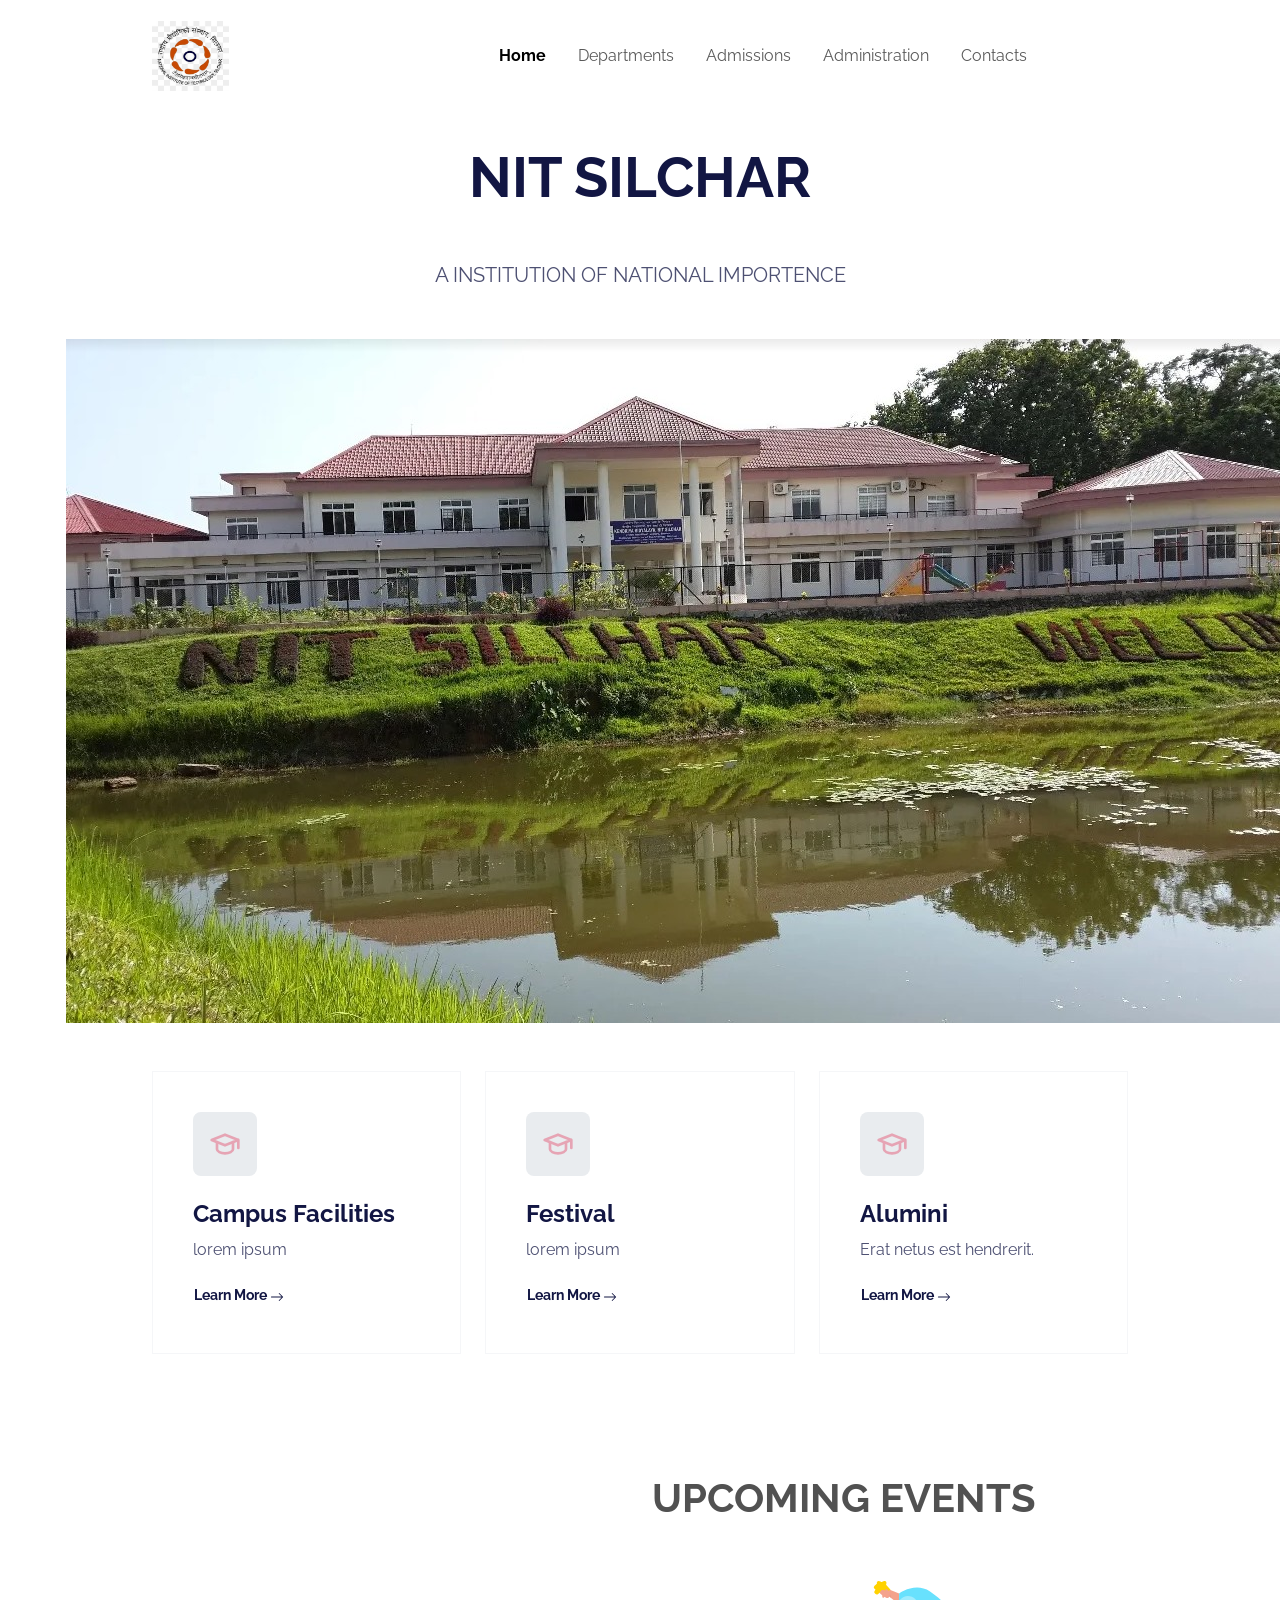
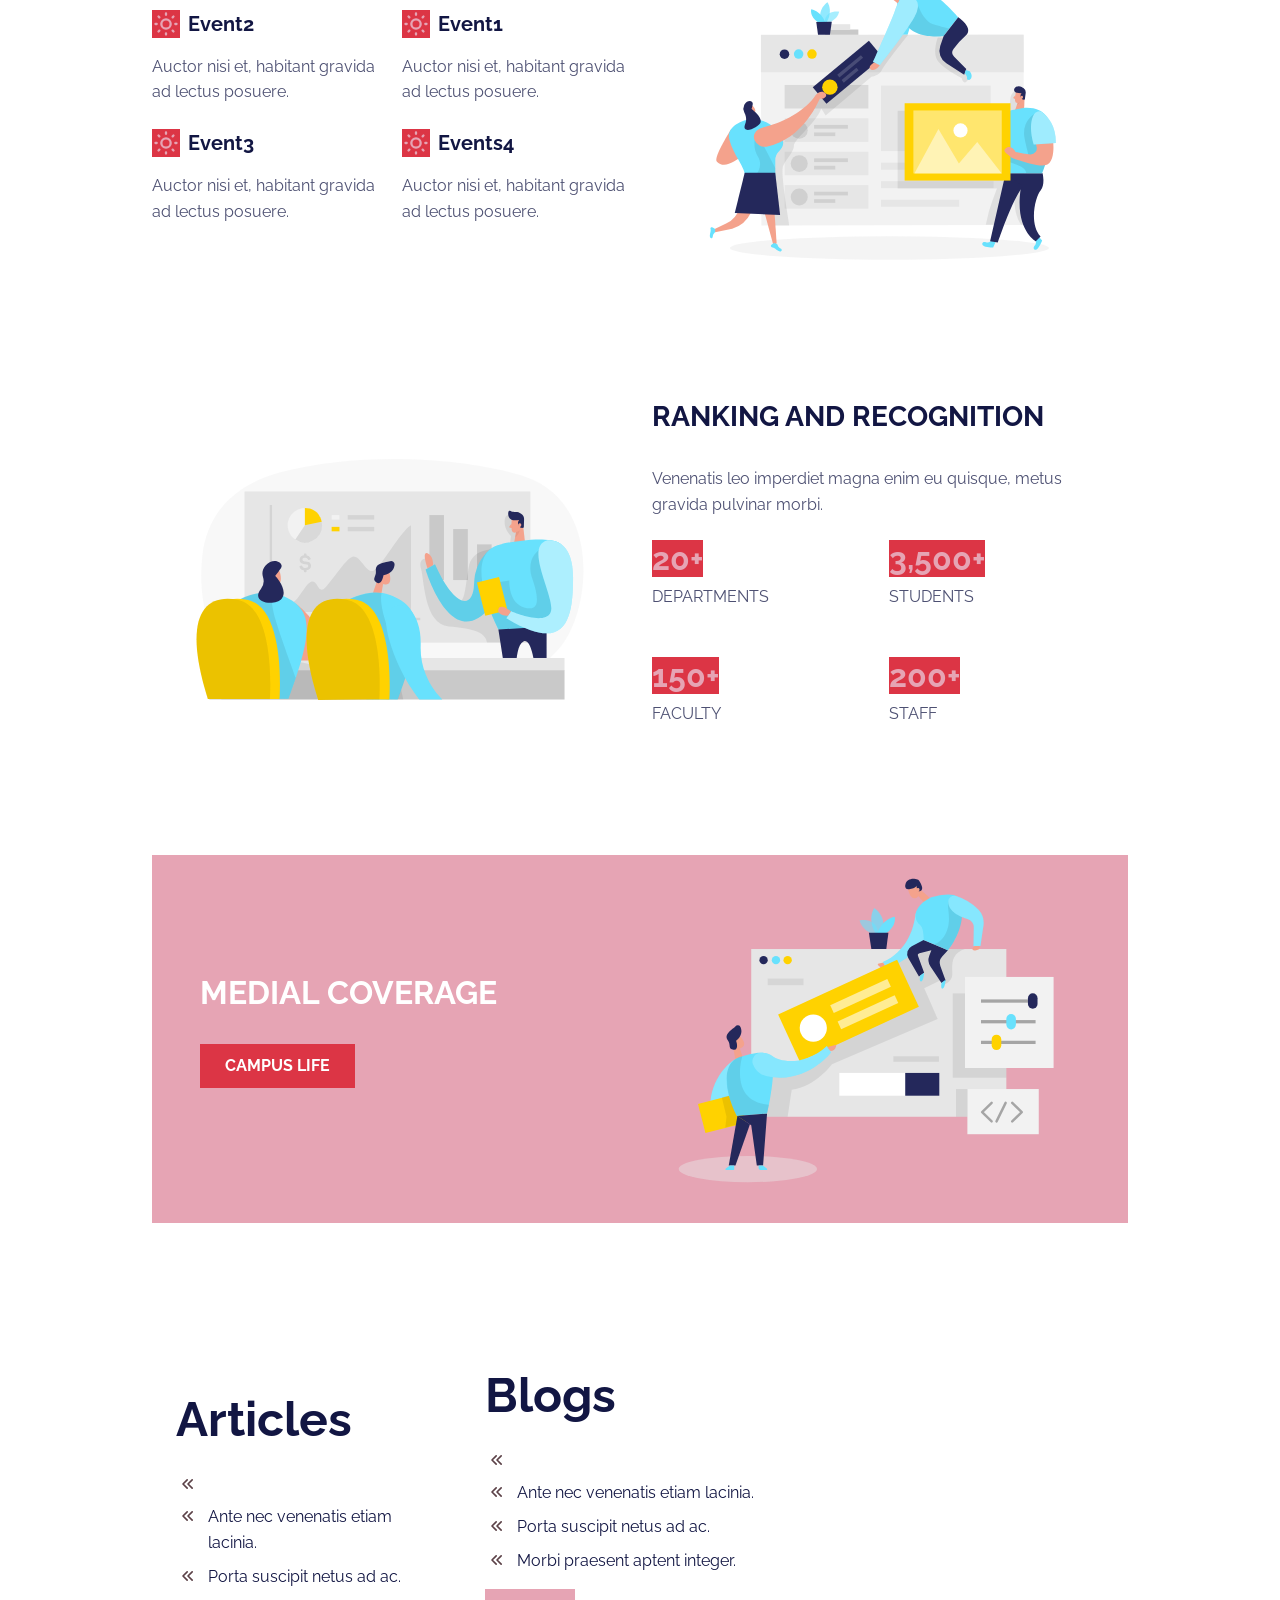
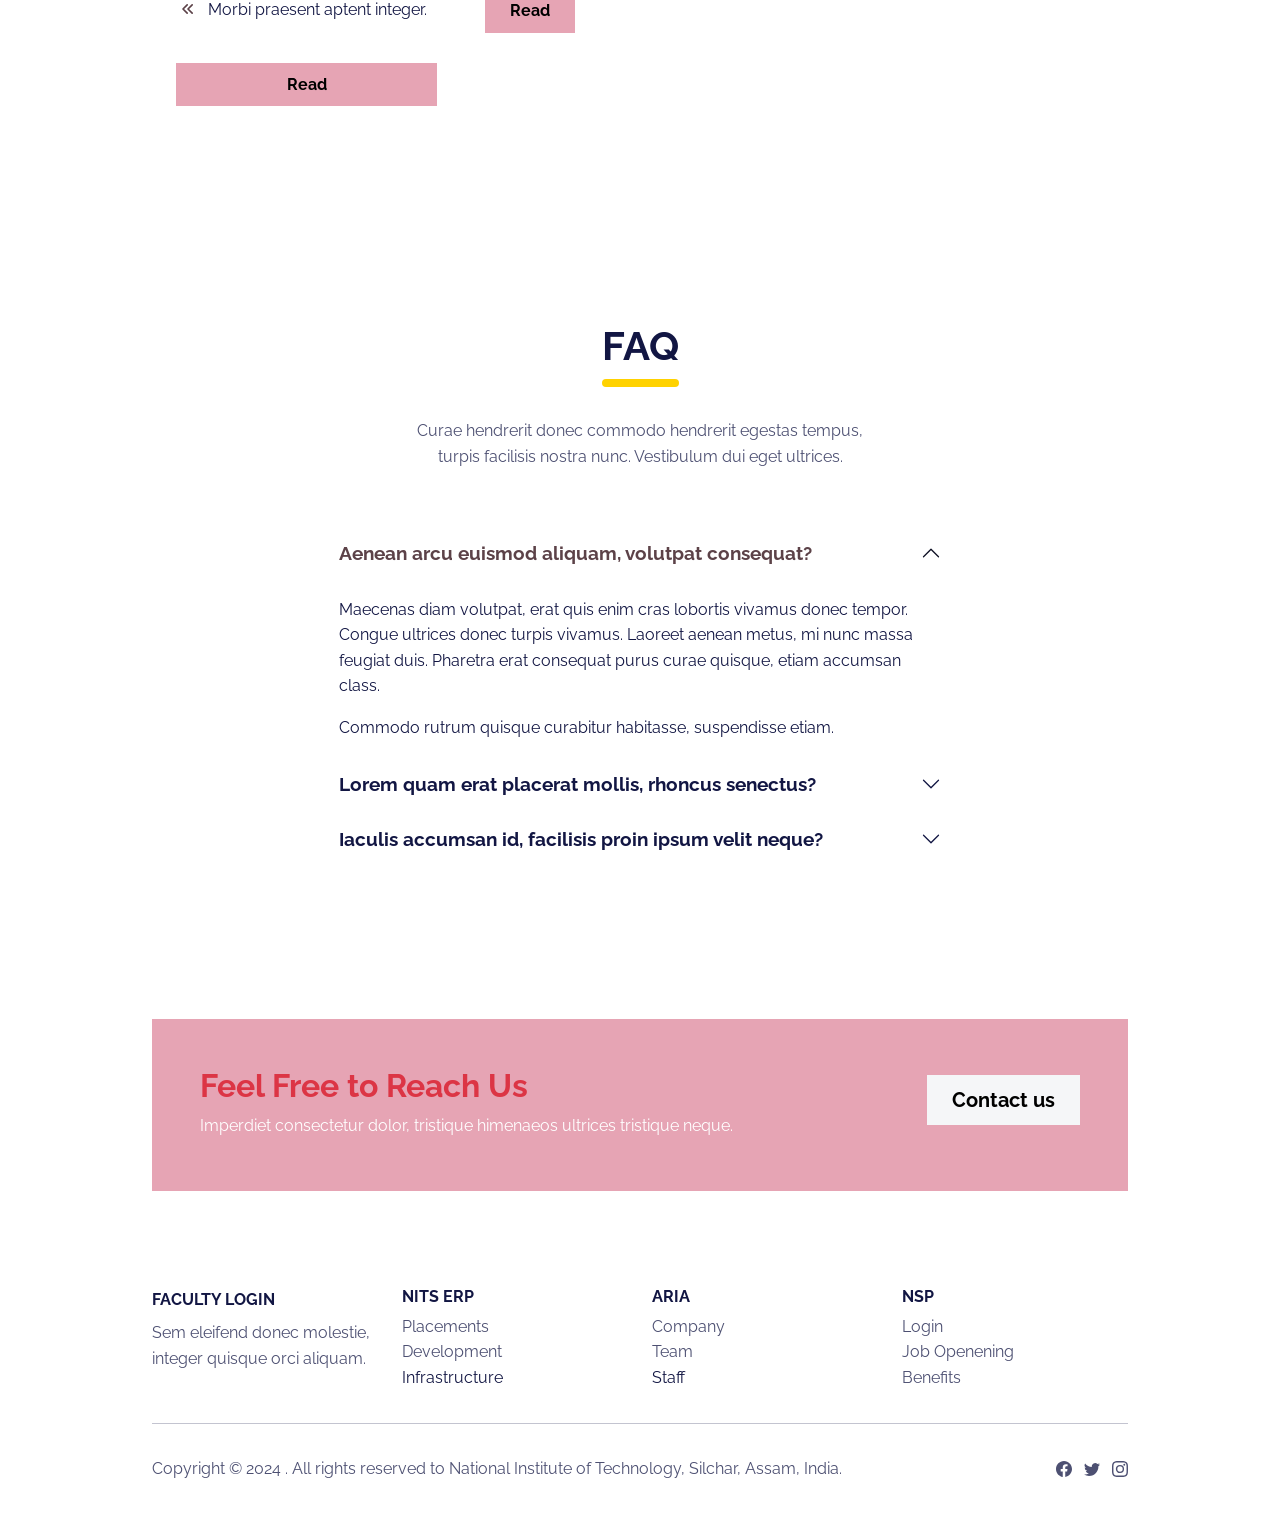
<file: home.html>
<!DOCTYPE html>
<html data-bs-theme="light" lang="en">

<head>
    <meta charset="utf-8">
    <meta name="viewport" content="width=device-width, initial-scale=1.0, shrink-to-fit=no">
    <title>Home - Brand</title>
    <link rel="stylesheet" href="assets/bootstrap/css/bootstrap.min.css">
    <link rel="stylesheet" href="https://fonts.googleapis.com/css?family=Raleway:300italic,400italic,600italic,700italic,800italic,400,300,600,700,800&amp;display=swap">
    <link rel="stylesheet" href="assets/css/bs-theme-overrides.css">
    <link rel="stylesheet" href="assets/css/untitled.css">
</head>

<body>
    <nav class="navbar navbar-expand-md fixed-top navbar-shrink py-3 navbar-light" id="mainNav">
        <div class="container"><a class="navbar-brand d-flex align-items-center" href="/" style="margin-right: -77px;padding-right: 0px;"><img src="assets/img/logo.jpeg" width="77" height="70"><span style="margin-right: 246px;padding-right: 0px;"></span></a><button data-bs-toggle="collapse" class="navbar-toggler" data-bs-target="#navcol-1"><span class="visually-hidden">Toggle navigation</span><span class="navbar-toggler-icon"></span></button>
            <div class="collapse navbar-collapse" id="navcol-1">
                <ul class="navbar-nav mx-auto">
                    <li class="nav-item"><a class="nav-link active" href="home.html">Home</a></li>
                    <li class="nav-item"><a class="nav-link" href="department.html">Departments</a></li>
                    <li class="nav-item"><a class="nav-link" href="addmission.html">Admissions</a></li>
                    <li class="nav-item"><a class="nav-link" href="administration.html">Administration</a></li>
                    <li class="nav-item"><a class="nav-link" href="contacts.html">Contacts</a></li>
                </ul>
            </div>
        </div>
    </nav>
    <header class="pt-5">
        <div class="container pt-4 pt-xl-5">
            <div class="row pt-5">
                <div class="col-md-8 text-center text-md-start mx-auto">
                    <div class="text-center">
                        <h1 class="display-4 fw-bold mb-5">NIT SILCHAR</h1>
                        <p class="fs-5 text-muted mb-5">A INSTITUTION OF NATIONAL IMPORTENCE</p>
                    </div>
                </div>
                <div class="col-12 col-lg-10 mx-auto">
                    <div class="text-center position-relative"><img src="assets/img/bg.jpeg" style="padding-top: 0px;margin-left: -169px;"></div>
                </div>
            </div>
        </div>
    </header>
    <section>
        <div class="container py-4 py-xl-5">
            <div class="row gy-4 row-cols-1 row-cols-md-2 row-cols-lg-3">
                <div class="col">
                    <div class="card border-light border-1 d-flex justify-content-center p-4">
                        <div class="card-body">
                            <div class="bs-icon-lg bs-icon-rounded bs-icon-secondary d-flex flex-shrink-0 justify-content-center align-items-center d-inline-block mb-4 bs-icon"><svg xmlns="http://www.w3.org/2000/svg" width="1em" height="1em" viewBox="0 0 24 24" stroke-width="2" stroke="currentColor" fill="none" stroke-linecap="round" stroke-linejoin="round" class="icon icon-tabler icon-tabler-school">
                                    <path stroke="none" d="M0 0h24v24H0z" fill="none"></path>
                                    <path d="M22 9l-10 -4l-10 4l10 4l10 -4v6"></path>
                                    <path d="M6 10.6v5.4a6 3 0 0 0 12 0v-5.4"></path>
                                </svg></div>
                            <div>
                                <h4 class="fw-bold">Campus Facilities</h4>
                                <p class="text-muted">lorem ipsum</p><button class="btn btn-sm px-0" type="button">Learn More&nbsp;<svg xmlns="http://www.w3.org/2000/svg" width="1em" height="1em" fill="currentColor" viewBox="0 0 16 16" class="bi bi-arrow-right">
                                        <path fill-rule="evenodd" d="M1 8a.5.5 0 0 1 .5-.5h11.793l-3.147-3.146a.5.5 0 0 1 .708-.708l4 4a.5.5 0 0 1 0 .708l-4 4a.5.5 0 0 1-.708-.708L13.293 8.5H1.5A.5.5 0 0 1 1 8"></path>
                                    </svg><br></button>
                            </div>
                        </div>
                    </div>
                </div>
                <div class="col">
                    <div class="card border-light border-1 d-flex justify-content-center p-4">
                        <div class="card-body">
                            <div class="bs-icon-lg bs-icon-rounded bs-icon-secondary d-flex flex-shrink-0 justify-content-center align-items-center d-inline-block mb-4 bs-icon"><svg xmlns="http://www.w3.org/2000/svg" width="1em" height="1em" viewBox="0 0 24 24" stroke-width="2" stroke="currentColor" fill="none" stroke-linecap="round" stroke-linejoin="round" class="icon icon-tabler icon-tabler-school">
                                    <path stroke="none" d="M0 0h24v24H0z" fill="none"></path>
                                    <path d="M22 9l-10 -4l-10 4l10 4l10 -4v6"></path>
                                    <path d="M6 10.6v5.4a6 3 0 0 0 12 0v-5.4"></path>
                                </svg></div>
                            <div>
                                <h4 class="fw-bold">Festival</h4>
                                <p class="text-muted">lorem ipsum</p><button class="btn btn-sm px-0" type="button">Learn More&nbsp;<svg xmlns="http://www.w3.org/2000/svg" width="1em" height="1em" fill="currentColor" viewBox="0 0 16 16" class="bi bi-arrow-right">
                                        <path fill-rule="evenodd" d="M1 8a.5.5 0 0 1 .5-.5h11.793l-3.147-3.146a.5.5 0 0 1 .708-.708l4 4a.5.5 0 0 1 0 .708l-4 4a.5.5 0 0 1-.708-.708L13.293 8.5H1.5A.5.5 0 0 1 1 8"></path>
                                    </svg><br></button>
                            </div>
                        </div>
                    </div>
                </div>
                <div class="col">
                    <div class="card border-light border-1 d-flex justify-content-center p-4">
                        <div class="card-body">
                            <div class="bs-icon-lg bs-icon-rounded bs-icon-secondary d-flex flex-shrink-0 justify-content-center align-items-center d-inline-block mb-4 bs-icon"><svg xmlns="http://www.w3.org/2000/svg" width="1em" height="1em" viewBox="0 0 24 24" stroke-width="2" stroke="currentColor" fill="none" stroke-linecap="round" stroke-linejoin="round" class="icon icon-tabler icon-tabler-school">
                                    <path stroke="none" d="M0 0h24v24H0z" fill="none"></path>
                                    <path d="M22 9l-10 -4l-10 4l10 4l10 -4v6"></path>
                                    <path d="M6 10.6v5.4a6 3 0 0 0 12 0v-5.4"></path>
                                </svg></div>
                            <div>
                                <h4 class="fw-bold">Alumini</h4>
                                <p class="text-muted">Erat netus est hendrerit.</p><button class="btn btn-sm px-0" type="button">Learn More&nbsp;<svg xmlns="http://www.w3.org/2000/svg" width="1em" height="1em" fill="currentColor" viewBox="0 0 16 16" class="bi bi-arrow-right">
                                        <path fill-rule="evenodd" d="M1 8a.5.5 0 0 1 .5-.5h11.793l-3.147-3.146a.5.5 0 0 1 .708-.708l4 4a.5.5 0 0 1 0 .708l-4 4a.5.5 0 0 1-.708-.708L13.293 8.5H1.5A.5.5 0 0 1 1 8"></path>
                                    </svg><br></button>
                            </div>
                        </div>
                    </div>
                </div>
            </div>
        </div>
    </section>
    <section>
        <div class="container py-4 py-xl-5">
            <div class="row">
                <div class="col-md-6">
                    <h3 class="display-6 fw-bold pb-md-4"></h3>
                </div>
                <div class="col-md-6 pt-4">
                    <h1 class="text-muted mb-4"><strong><span style="color: rgba(23, 23, 23, 0.75);">UPCOMING EVENTS</span></strong></h1>
                </div>
            </div>
            <div class="row gy-4 gy-md-0">
                <div class="col-md-6 d-flex d-sm-flex d-md-flex justify-content-center align-items-center justify-content-md-start align-items-md-center justify-content-xl-center">
                    <div>
                        <div class="row gy-2 row-cols-1 row-cols-sm-2">
                            <div class="col text-center text-md-start">
                                <div class="d-flex justify-content-center align-items-center justify-content-md-start"><svg xmlns="http://www.w3.org/2000/svg" width="1em" height="1em" viewBox="0 0 24 24" stroke-width="2" stroke="currentColor" fill="none" stroke-linecap="round" stroke-linejoin="round" class="icon icon-tabler icon-tabler-sun fs-3 text-primary bg-secondary">
                                        <path stroke="none" d="M0 0h24v24H0z" fill="none"></path>
                                        <path d="M12 12m-4 0a4 4 0 1 0 8 0a4 4 0 1 0 -8 0"></path>
                                        <path d="M3 12h1m8 -9v1m8 8h1m-9 8v1m-6.4 -15.4l.7 .7m12.1 -.7l-.7 .7m0 11.4l.7 .7m-12.1 -.7l-.7 .7"></path>
                                    </svg>
                                    <h5 class="fw-bold mb-0 ms-2">Event2</h5>
                                </div>
                                <p class="text-muted my-3">Auctor nisi et, habitant gravida ad lectus posuere.</p>
                            </div>
                            <div class="col text-center text-md-start">
                                <div class="d-flex justify-content-center align-items-center justify-content-md-start"><svg xmlns="http://www.w3.org/2000/svg" width="1em" height="1em" viewBox="0 0 24 24" stroke-width="2" stroke="currentColor" fill="none" stroke-linecap="round" stroke-linejoin="round" class="icon icon-tabler icon-tabler-sun fs-3 text-primary bg-secondary">
                                        <path stroke="none" d="M0 0h24v24H0z" fill="none"></path>
                                        <path d="M12 12m-4 0a4 4 0 1 0 8 0a4 4 0 1 0 -8 0"></path>
                                        <path d="M3 12h1m8 -9v1m8 8h1m-9 8v1m-6.4 -15.4l.7 .7m12.1 -.7l-.7 .7m0 11.4l.7 .7m-12.1 -.7l-.7 .7"></path>
                                    </svg>
                                    <h5 class="fw-bold mb-0 ms-2">Event1</h5>
                                </div>
                                <p class="text-muted my-3">Auctor nisi et, habitant gravida ad lectus posuere.</p>
                            </div>
                            <div class="col text-center text-md-start">
                                <div class="d-flex justify-content-center align-items-center justify-content-md-start"><svg xmlns="http://www.w3.org/2000/svg" width="1em" height="1em" viewBox="0 0 24 24" stroke-width="2" stroke="currentColor" fill="none" stroke-linecap="round" stroke-linejoin="round" class="icon icon-tabler icon-tabler-sun fs-3 text-primary bg-secondary">
                                        <path stroke="none" d="M0 0h24v24H0z" fill="none"></path>
                                        <path d="M12 12m-4 0a4 4 0 1 0 8 0a4 4 0 1 0 -8 0"></path>
                                        <path d="M3 12h1m8 -9v1m8 8h1m-9 8v1m-6.4 -15.4l.7 .7m12.1 -.7l-.7 .7m0 11.4l.7 .7m-12.1 -.7l-.7 .7"></path>
                                    </svg>
                                    <h5 class="fw-bold mb-0 ms-2">Event3</h5>
                                </div>
                                <p class="text-muted my-3">Auctor nisi et, habitant gravida ad lectus posuere.</p>
                            </div>
                            <div class="col text-center text-md-start">
                                <div class="d-flex justify-content-center align-items-center justify-content-md-start"><svg xmlns="http://www.w3.org/2000/svg" width="1em" height="1em" viewBox="0 0 24 24" stroke-width="2" stroke="currentColor" fill="none" stroke-linecap="round" stroke-linejoin="round" class="icon icon-tabler icon-tabler-sun fs-3 text-primary bg-secondary">
                                        <path stroke="none" d="M0 0h24v24H0z" fill="none"></path>
                                        <path d="M12 12m-4 0a4 4 0 1 0 8 0a4 4 0 1 0 -8 0"></path>
                                        <path d="M3 12h1m8 -9v1m8 8h1m-9 8v1m-6.4 -15.4l.7 .7m12.1 -.7l-.7 .7m0 11.4l.7 .7m-12.1 -.7l-.7 .7"></path>
                                    </svg>
                                    <h5 class="fw-bold mb-0 ms-2">Events4</h5>
                                </div>
                                <p class="text-muted my-3">Auctor nisi et, habitant gravida ad lectus posuere.</p>
                            </div>
                        </div>
                    </div>
                </div>
                <div class="col-md-6 order-first order-md-last">
                    <div><img class="rounded img-fluid w-100 fit-cover" style="min-height: 300px;" src="assets/img/illustrations/teamwork.svg"></div>
                </div>
            </div>
        </div>
    </section>
    <section>
        <div class="container py-4 py-xl-5">
            <div class="row gy-4 gy-md-0">
                <div class="col-md-6 text-center text-md-start d-flex d-sm-flex d-md-flex justify-content-center align-items-center justify-content-md-start align-items-md-center justify-content-xl-center">
                    <div><img class="rounded img-fluid fit-cover" style="min-height: 300px;" src="assets/img/illustrations/presentation.svg" width="800"></div>
                </div>
                <div class="col">
                    <div style="max-width: 450px;">
                        <h3 class="fw-bold pb-md-4">RANKING AND RECOGNITION</h3>
                        <p class="text-muted py-4 py-md-0">Venenatis leo imperdiet magna enim eu quisque, metus gravida pulvinar morbi.</p>
                        <div class="row gy-4 row-cols-2 row-cols-md-2">
                            <div class="col">
                                <div><span class="fs-2 fw-bold text-primary bg-secondary">20+</span>
                                    <p class="fw-normal text-muted">DEPARTMENTS</p>
                                </div>
                            </div>
                            <div class="col">
                                <div><span class="fs-2 fw-bold text-primary bg-secondary">3,500+</span>
                                    <p class="fw-normal text-muted">STUDENTS</p>
                                </div>
                            </div>
                            <div class="col">
                                <div><span class="fs-2 fw-bold text-primary bg-secondary">150+</span>
                                    <p class="fw-normal text-muted">FACULTY</p>
                                </div>
                            </div>
                            <div class="col">
                                <div><span class="fs-2 fw-bold text-primary bg-secondary">200+</span>
                                    <p class="fw-normal text-muted">STAFF</p>
                                </div>
                            </div>
                        </div>
                    </div>
                </div>
            </div>
        </div>
    </section>
    <section class="py-4 py-xl-5">
        <div class="container">
            <div class="bg-primary border rounded border-0 border-primary overflow-hidden">
                <div class="row g-0">
                    <div class="col-md-6 d-flex flex-column justify-content-center">
                        <div class="text-white p-4 p-md-5">
                            <h2 class="fw-bold mb-3">MEDIAL COVERAGE</h2>
                            <p class="mb-4"></p>
                            <div class="my-3"><a class="btn btn-secondary me-2 mt-2" role="button" href="#">CAMPUS LIFE</a></div>
                        </div>
                    </div>
                    <div class="col-md-6 order-first order-md-last" style="min-height: 250px;"><img class="w-100 h-100 fit-contain pt-5 pt-md-0" src="assets/img/illustrations/web-development.svg"></div>
                </div>
            </div>
        </div>
    </section>
    <section class="py-5">
        <div class="container py-4 py-xl-5">
            <div class="row gy-4 row-cols-1 row-cols-md-2 row-cols-lg-3">
                <div class="col">
                    <div class="card border-0 h-100">
                        <div class="card-body d-flex flex-column justify-content-between p-4">
                            <div class="pb-4">
                                <h4 class="display-5 fw-bold mb-4">Articles</h4>
                                <ul class="list-unstyled">
                                    <li class="d-flex mb-2"><span class="bs-icon-xs bs-icon-rounded bs-icon me-2"><svg xmlns="http://www.w3.org/2000/svg" width="1em" height="1em" viewBox="0 0 24 24" stroke-width="2" stroke="currentColor" fill="none" stroke-linecap="round" stroke-linejoin="round" class="icon icon-tabler icon-tabler-chevrons-left fs-5 text-primary-emphasis" style="font-size: 21px;">
                                                <path stroke="none" d="M0 0h24v24H0z" fill="none"></path>
                                                <path d="M11 7l-5 5l5 5"></path>
                                                <path d="M17 7l-5 5l5 5"></path>
                                            </svg></span></li>
                                    <li class="d-flex mb-2"><span class="bs-icon-xs bs-icon-rounded bs-icon me-2"><svg xmlns="http://www.w3.org/2000/svg" width="1em" height="1em" viewBox="0 0 24 24" stroke-width="2" stroke="currentColor" fill="none" stroke-linecap="round" stroke-linejoin="round" class="icon icon-tabler icon-tabler-chevrons-left fs-5 text-primary-emphasis" style="font-size: 21px;">
                                                <path stroke="none" d="M0 0h24v24H0z" fill="none"></path>
                                                <path d="M11 7l-5 5l5 5"></path>
                                                <path d="M17 7l-5 5l5 5"></path>
                                            </svg></span><span>Ante nec venenatis etiam lacinia.</span></li>
                                    <li class="d-flex mb-2"><span class="bs-icon-xs bs-icon-rounded bs-icon me-2"><svg xmlns="http://www.w3.org/2000/svg" width="1em" height="1em" viewBox="0 0 24 24" stroke-width="2" stroke="currentColor" fill="none" stroke-linecap="round" stroke-linejoin="round" class="icon icon-tabler icon-tabler-chevrons-left fs-5 text-primary-emphasis" style="font-size: 21px;">
                                                <path stroke="none" d="M0 0h24v24H0z" fill="none"></path>
                                                <path d="M11 7l-5 5l5 5"></path>
                                                <path d="M17 7l-5 5l5 5"></path>
                                            </svg></span><span>Porta suscipit netus ad ac.</span></li>
                                    <li class="d-flex mb-2"><span class="bs-icon-xs bs-icon-rounded bs-icon me-2"><svg xmlns="http://www.w3.org/2000/svg" width="1em" height="1em" viewBox="0 0 24 24" stroke-width="2" stroke="currentColor" fill="none" stroke-linecap="round" stroke-linejoin="round" class="icon icon-tabler icon-tabler-chevrons-left fs-5 text-primary-emphasis" style="font-size: 21px;">
                                                <path stroke="none" d="M0 0h24v24H0z" fill="none"></path>
                                                <path d="M11 7l-5 5l5 5"></path>
                                                <path d="M17 7l-5 5l5 5"></path>
                                            </svg></span><span>Morbi praesent aptent integer.</span></li>
                                </ul>
                            </div><a class="btn btn-primary" role="button" href="#">Read</a>
                        </div>
                        <div class="card-body d-flex flex-column justify-content-between p-4"></div>
                    </div>
                </div>
                <div class="col">
                    <div class="pb-4">
                        <h4 class="display-5 fw-bold mb-4">Blogs</h4>
                        <ul class="list-unstyled">
                            <li class="d-flex mb-2"><span class="bs-icon-xs bs-icon-rounded bs-icon me-2"><svg xmlns="http://www.w3.org/2000/svg" width="1em" height="1em" viewBox="0 0 24 24" stroke-width="2" stroke="currentColor" fill="none" stroke-linecap="round" stroke-linejoin="round" class="icon icon-tabler icon-tabler-chevrons-left fs-5 text-primary-emphasis" style="font-size: 21px;">
                                        <path stroke="none" d="M0 0h24v24H0z" fill="none"></path>
                                        <path d="M11 7l-5 5l5 5"></path>
                                        <path d="M17 7l-5 5l5 5"></path>
                                    </svg></span></li>
                            <li class="d-flex mb-2"><span class="bs-icon-xs bs-icon-rounded bs-icon me-2"><svg xmlns="http://www.w3.org/2000/svg" width="1em" height="1em" viewBox="0 0 24 24" stroke-width="2" stroke="currentColor" fill="none" stroke-linecap="round" stroke-linejoin="round" class="icon icon-tabler icon-tabler-chevrons-left fs-5 text-primary-emphasis" style="font-size: 21px;">
                                        <path stroke="none" d="M0 0h24v24H0z" fill="none"></path>
                                        <path d="M11 7l-5 5l5 5"></path>
                                        <path d="M17 7l-5 5l5 5"></path>
                                    </svg></span><span>Ante nec venenatis etiam lacinia.</span></li>
                            <li class="d-flex mb-2"><span class="bs-icon-xs bs-icon-rounded bs-icon me-2"><svg xmlns="http://www.w3.org/2000/svg" width="1em" height="1em" viewBox="0 0 24 24" stroke-width="2" stroke="currentColor" fill="none" stroke-linecap="round" stroke-linejoin="round" class="icon icon-tabler icon-tabler-chevrons-left fs-5 text-primary-emphasis" style="font-size: 21px;">
                                        <path stroke="none" d="M0 0h24v24H0z" fill="none"></path>
                                        <path d="M11 7l-5 5l5 5"></path>
                                        <path d="M17 7l-5 5l5 5"></path>
                                    </svg></span><span>Porta suscipit netus ad ac.</span></li>
                            <li class="d-flex mb-2"><span class="bs-icon-xs bs-icon-rounded bs-icon me-2"><svg xmlns="http://www.w3.org/2000/svg" width="1em" height="1em" viewBox="0 0 24 24" stroke-width="2" stroke="currentColor" fill="none" stroke-linecap="round" stroke-linejoin="round" class="icon icon-tabler icon-tabler-chevrons-left fs-5 text-primary-emphasis" style="font-size: 21px;">
                                        <path stroke="none" d="M0 0h24v24H0z" fill="none"></path>
                                        <path d="M11 7l-5 5l5 5"></path>
                                        <path d="M17 7l-5 5l5 5"></path>
                                    </svg></span><span>Morbi praesent aptent integer.</span></li>
                        </ul><a class="btn btn-primary" role="button" href="#">Read</a>
                    </div>
                </div>
            </div>
        </div>
    </section>
    <section class="py-4 py-xl-5 mb-5">
        <div class="container">
            <div class="row mb-2">
                <div class="col-md-8 col-xl-6 text-center mx-auto">
                    <h2 class="display-6 fw-bold mb-5"><span class="pb-3 underline">FAQ<br></span></h2>
                    <p class="text-muted mb-5">Curae hendrerit donec commodo hendrerit egestas tempus, turpis facilisis nostra nunc. Vestibulum dui eget ultrices.</p>
                </div>
            </div>
            <div class="row mb-2">
                <div class="col-md-8 mx-auto">
                    <div class="accordion text-muted" role="tablist" id="accordion-1">
                        <div class="accordion-item">
                            <h2 class="accordion-header" role="tab"><button class="accordion-button" type="button" data-bs-toggle="collapse" data-bs-target="#accordion-1 .item-1" aria-expanded="true" aria-controls="accordion-1 .item-1">Aenean arcu euismod aliquam, volutpat consequat?</button></h2>
                            <div class="accordion-collapse collapse show item-1" role="tabpanel" data-bs-parent="#accordion-1">
                                <div class="accordion-body">
                                    <p>Maecenas diam volutpat, erat quis enim cras lobortis vivamus donec tempor. Congue ultrices donec turpis vivamus. Laoreet aenean metus, mi nunc massa feugiat duis. Pharetra erat consequat purus curae quisque, etiam accumsan class.</p>
                                    <p class="mb-0">Commodo rutrum quisque curabitur habitasse, suspendisse etiam.</p>
                                </div>
                            </div>
                        </div>
                        <div class="accordion-item">
                            <h2 class="accordion-header" role="tab"><button class="accordion-button collapsed" type="button" data-bs-toggle="collapse" data-bs-target="#accordion-1 .item-2" aria-expanded="false" aria-controls="accordion-1 .item-2">Lorem quam erat placerat mollis, rhoncus senectus?</button></h2>
                            <div class="accordion-collapse collapse item-2" role="tabpanel" data-bs-parent="#accordion-1">
                                <div class="accordion-body">
                                    <p class="mb-0">Nullam id dolor id nibh ultricies vehicula ut id elit. Cras justo odio, dapibus ac facilisis in, egestas eget quam. Donec id elit non mi porta gravida at eget metus.</p>
                                </div>
                            </div>
                        </div>
                        <div class="accordion-item">
                            <h2 class="accordion-header" role="tab"><button class="accordion-button collapsed" type="button" data-bs-toggle="collapse" data-bs-target="#accordion-1 .item-3" aria-expanded="false" aria-controls="accordion-1 .item-3">Iaculis accumsan id, facilisis proin ipsum velit neque?</button></h2>
                            <div class="accordion-collapse collapse item-3" role="tabpanel" data-bs-parent="#accordion-1">
                                <div class="accordion-body">
                                    <p class="mb-0">Nullam id dolor id nibh ultricies vehicula ut id elit. Cras justo odio, dapibus ac facilisis in, egestas eget quam. Donec id elit non mi porta gravida at eget metus.</p>
                                </div>
                            </div>
                        </div>
                    </div>
                </div>
            </div>
        </div>
    </section>
    <section class="py-4 py-xl-5">
        <div class="container">
            <div class="text-white bg-primary border rounded border-0 border-primary d-flex flex-column justify-content-between flex-lg-row p-4 p-md-5">
                <div class="pb-2 pb-lg-1">
                    <h2 class="fw-bold text-secondary mb-2">Feel Free to Reach Us</h2>
                    <p class="mb-0">Imperdiet consectetur dolor, tristique himenaeos ultrices tristique neque.</p>
                </div>
                <div class="my-2"><a class="btn btn-light fs-5 py-2 px-4" role="button" href="contacts.html">Contact us</a></div>
            </div>
        </div>
    </section>
    <footer>
        <div class="container py-4 py-lg-5">
            <div class="row row-cols-2 row-cols-md-4">
                <div class="col-12 col-md-3">
                    <div class="fw-bold d-flex align-items-center mb-2"><span>FACULTY LOGIN</span></div>
                    <p class="text-muted">Sem eleifend donec molestie, integer quisque orci aliquam.</p>
                </div>
                <div class="col-sm-4 col-md-3 text-lg-start d-flex flex-column">
                    <h3 class="fs-6 fw-bold">NITS ERP</h3>
                    <ul class="list-unstyled">
                        <li><a href="#">Placements</a></li>
                        <li><a href="#">Development</a></li>
                        <li>Infrastructure</li>
                    </ul>
                </div>
                <div class="col-sm-4 col-md-3 text-lg-start d-flex flex-column">
                    <h3 class="fs-6 fw-bold">ARIA</h3>
                    <ul class="list-unstyled">
                        <li><a href="#">Company</a></li>
                        <li><a href="#">Team</a></li>
                        <li>Staff</li>
                    </ul>
                </div>
                <div class="col-sm-4 col-md-3 text-lg-start d-flex flex-column">
                    <h3 class="fs-6 fw-bold">NSP</h3>
                    <ul class="list-unstyled">
                        <li><a href="#">Login</a></li>
                        <li><a href="#">Job Openening</a></li>
                        <li><a href="#">Benefits</a></li>
                    </ul>
                </div>
            </div>
            <hr>
            <div class="text-muted d-flex justify-content-between align-items-center pt-3">
                <p class="mb-0">Copyright © 2024 . All rights reserved to National Institute of Technology, Silchar, Assam, India.&nbsp;&nbsp;</p>
                <ul class="list-inline mb-0">
                    <li class="list-inline-item"><svg xmlns="http://www.w3.org/2000/svg" width="1em" height="1em" fill="currentColor" viewBox="0 0 16 16" class="bi bi-facebook">
                            <path d="M16 8.049c0-4.446-3.582-8.05-8-8.05C3.58 0-.002 3.603-.002 8.05c0 4.017 2.926 7.347 6.75 7.951v-5.625h-2.03V8.05H6.75V6.275c0-2.017 1.195-3.131 3.022-3.131.876 0 1.791.157 1.791.157v1.98h-1.009c-.993 0-1.303.621-1.303 1.258v1.51h2.218l-.354 2.326H9.25V16c3.824-.604 6.75-3.934 6.75-7.951"></path>
                        </svg></li>
                    <li class="list-inline-item"><svg xmlns="http://www.w3.org/2000/svg" width="1em" height="1em" fill="currentColor" viewBox="0 0 16 16" class="bi bi-twitter">
                            <path d="M5.026 15c6.038 0 9.341-5.003 9.341-9.334 0-.14 0-.282-.006-.422A6.685 6.685 0 0 0 16 3.542a6.658 6.658 0 0 1-1.889.518 3.301 3.301 0 0 0 1.447-1.817 6.533 6.533 0 0 1-2.087.793A3.286 3.286 0 0 0 7.875 6.03a9.325 9.325 0 0 1-6.767-3.429 3.289 3.289 0 0 0 1.018 4.382A3.323 3.323 0 0 1 .64 6.575v.045a3.288 3.288 0 0 0 2.632 3.218 3.203 3.203 0 0 1-.865.115 3.23 3.23 0 0 1-.614-.057 3.283 3.283 0 0 0 3.067 2.277A6.588 6.588 0 0 1 .78 13.58a6.32 6.32 0 0 1-.78-.045A9.344 9.344 0 0 0 5.026 15"></path>
                        </svg></li>
                    <li class="list-inline-item"><svg xmlns="http://www.w3.org/2000/svg" width="1em" height="1em" fill="currentColor" viewBox="0 0 16 16" class="bi bi-instagram">
                            <path d="M8 0C5.829 0 5.556.01 4.703.048 3.85.088 3.269.222 2.76.42a3.917 3.917 0 0 0-1.417.923A3.927 3.927 0 0 0 .42 2.76C.222 3.268.087 3.85.048 4.7.01 5.555 0 5.827 0 8.001c0 2.172.01 2.444.048 3.297.04.852.174 1.433.372 1.942.205.526.478.972.923 1.417.444.445.89.719 1.416.923.51.198 1.09.333 1.942.372C5.555 15.99 5.827 16 8 16s2.444-.01 3.298-.048c.851-.04 1.434-.174 1.943-.372a3.916 3.916 0 0 0 1.416-.923c.445-.445.718-.891.923-1.417.197-.509.332-1.09.372-1.942C15.99 10.445 16 10.173 16 8s-.01-2.445-.048-3.299c-.04-.851-.175-1.433-.372-1.941a3.926 3.926 0 0 0-.923-1.417A3.911 3.911 0 0 0 13.24.42c-.51-.198-1.092-.333-1.943-.372C10.443.01 10.172 0 7.998 0h.003zm-.717 1.442h.718c2.136 0 2.389.007 3.232.046.78.035 1.204.166 1.486.275.373.145.64.319.92.599.28.28.453.546.598.92.11.281.24.705.275 1.485.039.843.047 1.096.047 3.231s-.008 2.389-.047 3.232c-.035.78-.166 1.203-.275 1.485a2.47 2.47 0 0 1-.599.919c-.28.28-.546.453-.92.598-.28.11-.704.24-1.485.276-.843.038-1.096.047-3.232.047s-2.39-.009-3.233-.047c-.78-.036-1.203-.166-1.485-.276a2.478 2.478 0 0 1-.92-.598 2.48 2.48 0 0 1-.6-.92c-.109-.281-.24-.705-.275-1.485-.038-.843-.046-1.096-.046-3.233 0-2.136.008-2.388.046-3.231.036-.78.166-1.204.276-1.486.145-.373.319-.64.599-.92.28-.28.546-.453.92-.598.282-.11.705-.24 1.485-.276.738-.034 1.024-.044 2.515-.045v.002zm4.988 1.328a.96.96 0 1 0 0 1.92.96.96 0 0 0 0-1.92zm-4.27 1.122a4.109 4.109 0 1 0 0 8.217 4.109 4.109 0 0 0 0-8.217zm0 1.441a2.667 2.667 0 1 1 0 5.334 2.667 2.667 0 0 1 0-5.334"></path>
                        </svg></li>
                </ul>
            </div>
        </div>
    </footer>
    <script src="assets/bootstrap/js/bootstrap.min.js"></script>
    <script src="assets/js/startup-modern.js"></script>
</body>

</html>
</file>
<file: assets/css/bs-theme-overrides.css>
:root, [data-bs-theme=light] {
  --bs-primary: #e6a4b4;
  --bs-primary-rgb: 230,164,180;
  --bs-primary-text-emphasis: #5C4248;
  --bs-primary-bg-subtle: #FAEDF0;
  --bs-primary-border-subtle: #F5DBE1;
  --bs-secondary: #dc3545;
  --bs-secondary-rgb: 220,53,69;
  --bs-secondary-text-emphasis: #58151C;
  --bs-secondary-bg-subtle: #F8D7DA;
  --bs-secondary-border-subtle: #F1AEB5;
  --bs-warning: #54354d;
  --bs-warning-rgb: 84,53,77;
  --bs-warning-text-emphasis: #22151F;
  --bs-warning-bg-subtle: #DDD7DB;
  --bs-warning-border-subtle: #BBAEB8;
  --bs-danger: #dc3545;
  --bs-danger-rgb: 220,53,69;
  --bs-danger-text-emphasis: #58151C;
  --bs-danger-bg-subtle: #F8D7DA;
  --bs-danger-border-subtle: #F1AEB5;
  --bs-focus-ring-opacity: 0.3;
}

.btn-primary {
  --bs-btn-color: #000000;
  --bs-btn-bg: #e6a4b4;
  --bs-btn-border-color: #e6a4b4;
  --bs-btn-hover-color: #000000;
  --bs-btn-hover-bg: #EAB2BF;
  --bs-btn-hover-border-color: #E9ADBC;
  --bs-btn-focus-shadow-rgb: 35,25,27;
  --bs-btn-active-color: #000000;
  --bs-btn-active-bg: #EBB6C3;
  --bs-btn-active-border-color: #E9ADBC;
  --bs-btn-disabled-color: #000000;
  --bs-btn-disabled-bg: #e6a4b4;
  --bs-btn-disabled-border-color: #e6a4b4;
}

.btn-outline-primary {
  --bs-btn-color: #e6a4b4;
  --bs-btn-border-color: #e6a4b4;
  --bs-btn-focus-shadow-rgb: 230,164,180;
  --bs-btn-hover-color: #000000;
  --bs-btn-hover-bg: #e6a4b4;
  --bs-btn-hover-border-color: #e6a4b4;
  --bs-btn-active-color: #000000;
  --bs-btn-active-bg: #e6a4b4;
  --bs-btn-active-border-color: #e6a4b4;
  --bs-btn-disabled-color: #e6a4b4;
  --bs-btn-disabled-bg: transparent;
  --bs-btn-disabled-border-color: #e6a4b4;
}

.btn-secondary {
  --bs-btn-color: #fff;
  --bs-btn-bg: #dc3545;
  --bs-btn-border-color: #dc3545;
  --bs-btn-hover-color: #fff;
  --bs-btn-hover-bg: #BB2D3B;
  --bs-btn-hover-border-color: #B02A37;
  --bs-btn-focus-shadow-rgb: 250,225,227;
  --bs-btn-active-color: #fff;
  --bs-btn-active-bg: #B02A37;
  --bs-btn-active-border-color: #A52834;
  --bs-btn-disabled-color: #fff;
  --bs-btn-disabled-bg: #dc3545;
  --bs-btn-disabled-border-color: #dc3545;
}

.btn-outline-secondary {
  --bs-btn-color: #dc3545;
  --bs-btn-border-color: #dc3545;
  --bs-btn-focus-shadow-rgb: 220,53,69;
  --bs-btn-hover-color: #fff;
  --bs-btn-hover-bg: #dc3545;
  --bs-btn-hover-border-color: #dc3545;
  --bs-btn-active-color: #fff;
  --bs-btn-active-bg: #dc3545;
  --bs-btn-active-border-color: #dc3545;
  --bs-btn-disabled-color: #dc3545;
  --bs-btn-disabled-bg: transparent;
  --bs-btn-disabled-border-color: #dc3545;
}

.btn-warning {
  --bs-btn-color: #fff;
  --bs-btn-bg: #54354d;
  --bs-btn-border-color: #54354d;
  --bs-btn-hover-color: #fff;
  --bs-btn-hover-bg: #472D41;
  --bs-btn-hover-border-color: #432A3E;
  --bs-btn-focus-shadow-rgb: 229,225,228;
  --bs-btn-active-color: #fff;
  --bs-btn-active-bg: #432A3E;
  --bs-btn-active-border-color: #3F283A;
  --bs-btn-disabled-color: #fff;
  --bs-btn-disabled-bg: #54354d;
  --bs-btn-disabled-border-color: #54354d;
}

.btn-outline-warning {
  --bs-btn-color: #54354d;
  --bs-btn-border-color: #54354d;
  --bs-btn-focus-shadow-rgb: 84,53,77;
  --bs-btn-hover-color: #fff;
  --bs-btn-hover-bg: #54354d;
  --bs-btn-hover-border-color: #54354d;
  --bs-btn-active-color: #fff;
  --bs-btn-active-bg: #54354d;
  --bs-btn-active-border-color: #54354d;
  --bs-btn-disabled-color: #54354d;
  --bs-btn-disabled-bg: transparent;
  --bs-btn-disabled-border-color: #54354d;
}

.btn-danger {
  --bs-btn-color: #fff;
  --bs-btn-bg: #dc3545;
  --bs-btn-border-color: #dc3545;
  --bs-btn-hover-color: #fff;
  --bs-btn-hover-bg: #BB2D3B;
  --bs-btn-hover-border-color: #B02A37;
  --bs-btn-focus-shadow-rgb: 250,225,227;
  --bs-btn-active-color: #fff;
  --bs-btn-active-bg: #B02A37;
  --bs-btn-active-border-color: #A52834;
  --bs-btn-disabled-color: #fff;
  --bs-btn-disabled-bg: #dc3545;
  --bs-btn-disabled-border-color: #dc3545;
}

.btn-outline-danger {
  --bs-btn-color: #dc3545;
  --bs-btn-border-color: #dc3545;
  --bs-btn-focus-shadow-rgb: 220,53,69;
  --bs-btn-hover-color: #fff;
  --bs-btn-hover-bg: #dc3545;
  --bs-btn-hover-border-color: #dc3545;
  --bs-btn-active-color: #fff;
  --bs-btn-active-bg: #dc3545;
  --bs-btn-active-border-color: #dc3545;
  --bs-btn-disabled-color: #dc3545;
  --bs-btn-disabled-bg: transparent;
  --bs-btn-disabled-border-color: #dc3545;
}
</file>
<file: assets/css/untitled.css>
.bs-icon-lg.bs-icon-rounded.bs-icon-secondary.bs-icon {
  background-color: #e9ecef;
}
</file>
